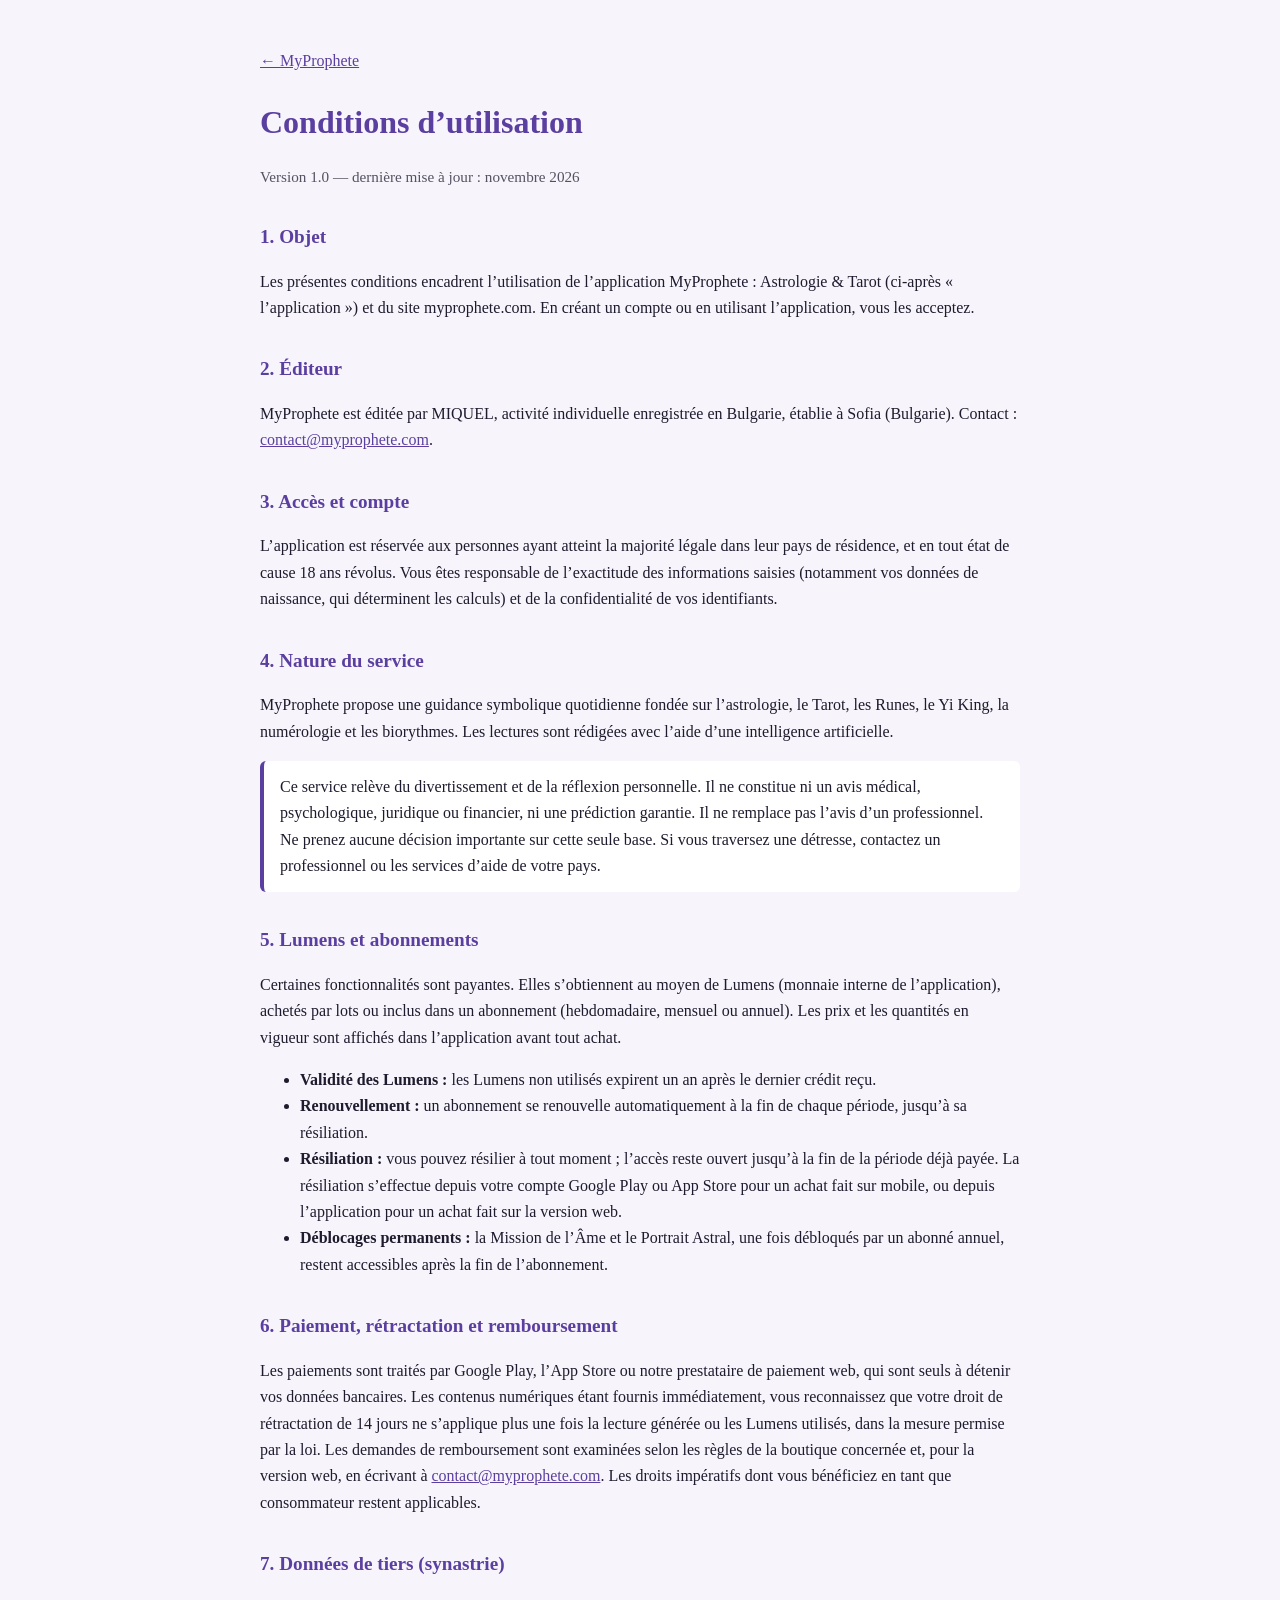
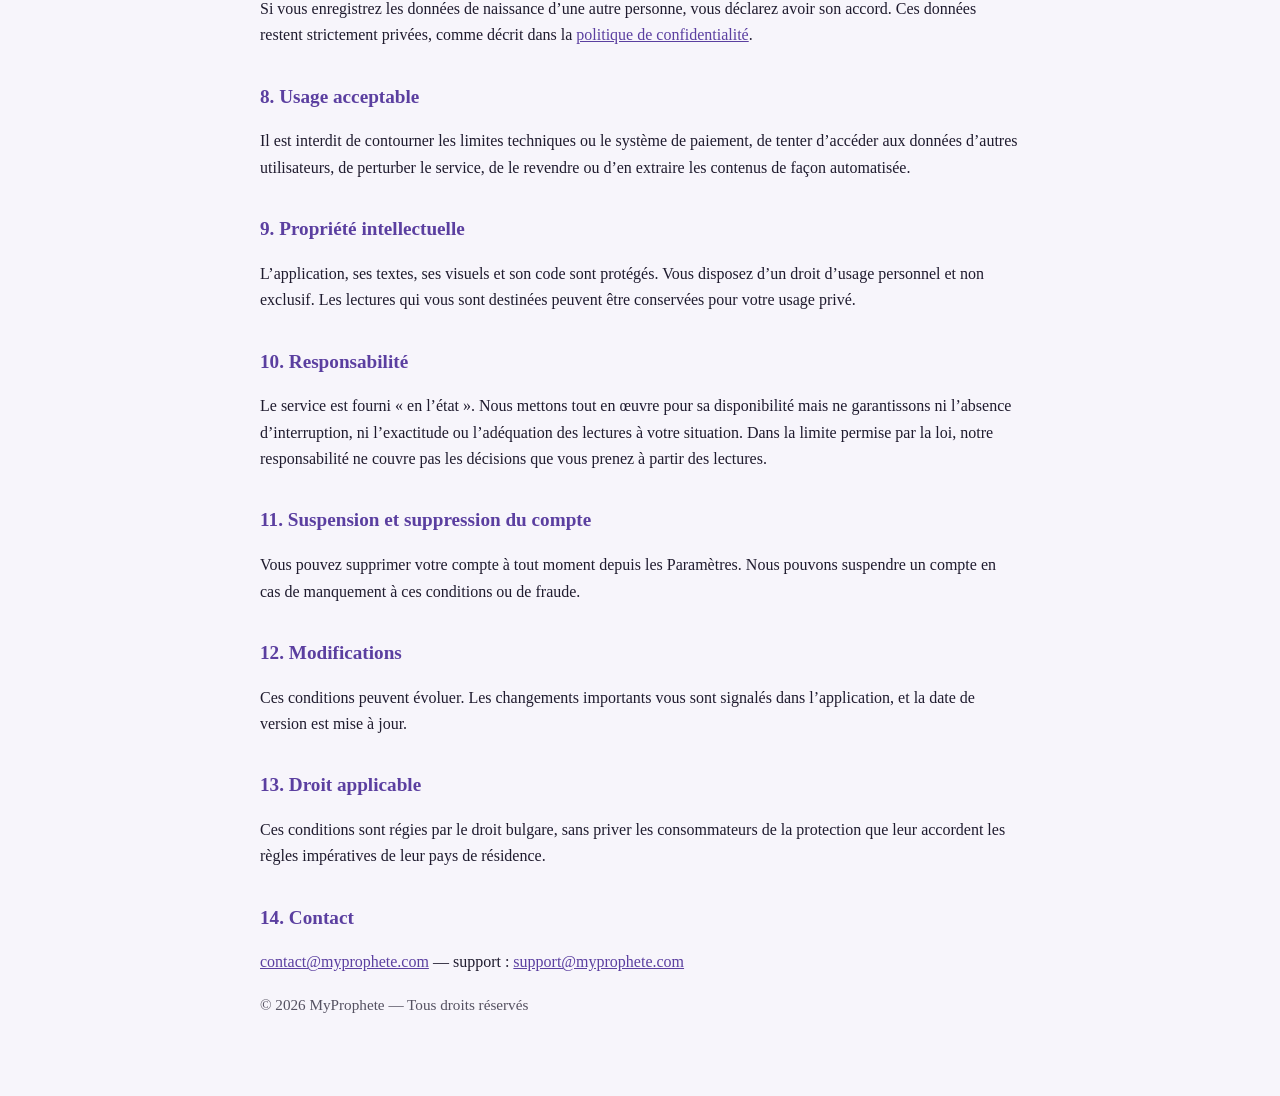
<file: conditions-utilisation.html>
<!DOCTYPE html>
<html lang="fr">
<head>
<meta charset="utf-8">
<meta name="viewport" content="width=device-width, initial-scale=1.0">
<title>Conditions d’utilisation — MyProphete</title>
<style>
  :root { --fond:#f7f5fb; --texte:#1f1b2e; --accent:#5b3fa0; --carte:#ffffff; }
  @media (prefers-color-scheme: dark) { :root { --fond:#15121f; --texte:#ece8f5; --accent:#b9a2ff; --carte:#1f1a2e; } }
  body { margin:0; background:var(--fond); color:var(--texte); font-family:Georgia,'Times New Roman',serif; line-height:1.65; }
  main { max-width:760px; margin:0 auto; padding:2rem 1.2rem 4rem; }
  h1 { color:var(--accent); margin-bottom:.2rem; }
  h2 { color:var(--accent); margin-top:2rem; font-size:1.2rem; }
  .meta { opacity:.75; font-size:.95rem; }
  a { color:var(--accent); }
  .note { background:var(--carte); border-left:4px solid var(--accent); padding:.8rem 1rem; border-radius:6px; }
</style>
</head>
<body>
<main>
<p><a href="https://myprophete.com/">← MyProphete</a></p>
<h1>Conditions d’utilisation</h1>
<p class="meta">Version 1.0 — dernière mise à jour : novembre 2026</p>

<h2>1. Objet</h2>
<p>Les présentes conditions encadrent l’utilisation de l’application MyProphete : Astrologie &amp; Tarot (ci-après « l’application ») et du site myprophete.com. En créant un compte ou en utilisant l’application, vous les acceptez.</p>

<h2>2. Éditeur</h2>
<p>MyProphete est éditée par MIQUEL, activité individuelle enregistrée en Bulgarie, établie à Sofia (Bulgarie). Contact : <a href="mailto:contact@myprophete.com">contact@myprophete.com</a>.</p>

<h2>3. Accès et compte</h2>
<p>L’application est réservée aux personnes ayant atteint la majorité légale dans leur pays de résidence, et en tout état de cause 18 ans révolus. Vous êtes responsable de l’exactitude des informations saisies (notamment vos données de naissance, qui déterminent les calculs) et de la confidentialité de vos identifiants.</p>

<h2>4. Nature du service</h2>
<p>MyProphete propose une guidance symbolique quotidienne fondée sur l’astrologie, le Tarot, les Runes, le Yi King, la numérologie et les biorythmes. Les lectures sont rédigées avec l’aide d’une intelligence artificielle.</p>
<p class="note">Ce service relève du divertissement et de la réflexion personnelle. Il ne constitue ni un avis médical, psychologique, juridique ou financier, ni une prédiction garantie. Il ne remplace pas l’avis d’un professionnel. Ne prenez aucune décision importante sur cette seule base. Si vous traversez une détresse, contactez un professionnel ou les services d’aide de votre pays.</p>

<h2>5. Lumens et abonnements</h2>
<p>Certaines fonctionnalités sont payantes. Elles s’obtiennent au moyen de Lumens (monnaie interne de l’application), achetés par lots ou inclus dans un abonnement (hebdomadaire, mensuel ou annuel). Les prix et les quantités en vigueur sont affichés dans l’application avant tout achat.</p>
<ul>
<li><strong>Validité des Lumens :</strong> les Lumens non utilisés expirent un an après le dernier crédit reçu.</li>
<li><strong>Renouvellement :</strong> un abonnement se renouvelle automatiquement à la fin de chaque période, jusqu’à sa résiliation.</li>
<li><strong>Résiliation :</strong> vous pouvez résilier à tout moment ; l’accès reste ouvert jusqu’à la fin de la période déjà payée. La résiliation s’effectue depuis votre compte Google Play ou App Store pour un achat fait sur mobile, ou depuis l’application pour un achat fait sur la version web.</li>
<li><strong>Déblocages permanents :</strong> la Mission de l’Âme et le Portrait Astral, une fois débloqués par un abonné annuel, restent accessibles après la fin de l’abonnement.</li>
</ul>

<h2>6. Paiement, rétractation et remboursement</h2>
<p>Les paiements sont traités par Google Play, l’App Store ou notre prestataire de paiement web, qui sont seuls à détenir vos données bancaires. Les contenus numériques étant fournis immédiatement, vous reconnaissez que votre droit de rétractation de 14 jours ne s’applique plus une fois la lecture générée ou les Lumens utilisés, dans la mesure permise par la loi. Les demandes de remboursement sont examinées selon les règles de la boutique concernée et, pour la version web, en écrivant à <a href="mailto:contact@myprophete.com">contact@myprophete.com</a>. Les droits impératifs dont vous bénéficiez en tant que consommateur restent applicables.</p>

<h2>7. Données de tiers (synastrie)</h2>
<p>Si vous enregistrez les données de naissance d’une autre personne, vous déclarez avoir son accord. Ces données restent strictement privées, comme décrit dans la <a href="politique-confidentialite.html">politique de confidentialité</a>.</p>

<h2>8. Usage acceptable</h2>
<p>Il est interdit de contourner les limites techniques ou le système de paiement, de tenter d’accéder aux données d’autres utilisateurs, de perturber le service, de le revendre ou d’en extraire les contenus de façon automatisée.</p>

<h2>9. Propriété intellectuelle</h2>
<p>L’application, ses textes, ses visuels et son code sont protégés. Vous disposez d’un droit d’usage personnel et non exclusif. Les lectures qui vous sont destinées peuvent être conservées pour votre usage privé.</p>

<h2>10. Responsabilité</h2>
<p>Le service est fourni « en l’état ». Nous mettons tout en œuvre pour sa disponibilité mais ne garantissons ni l’absence d’interruption, ni l’exactitude ou l’adéquation des lectures à votre situation. Dans la limite permise par la loi, notre responsabilité ne couvre pas les décisions que vous prenez à partir des lectures.</p>

<h2>11. Suspension et suppression du compte</h2>
<p>Vous pouvez supprimer votre compte à tout moment depuis les Paramètres. Nous pouvons suspendre un compte en cas de manquement à ces conditions ou de fraude.</p>

<h2>12. Modifications</h2>
<p>Ces conditions peuvent évoluer. Les changements importants vous sont signalés dans l’application, et la date de version est mise à jour.</p>

<h2>13. Droit applicable</h2>
<p>Ces conditions sont régies par le droit bulgare, sans priver les consommateurs de la protection que leur accordent les règles impératives de leur pays de résidence.</p>

<h2>14. Contact</h2>
<p><a href="mailto:contact@myprophete.com">contact@myprophete.com</a> — support : <a href="mailto:support@myprophete.com">support@myprophete.com</a></p>

<p class="meta">© 2026 MyProphete — Tous droits réservés</p>
</main>
</body>
</html>
</file>
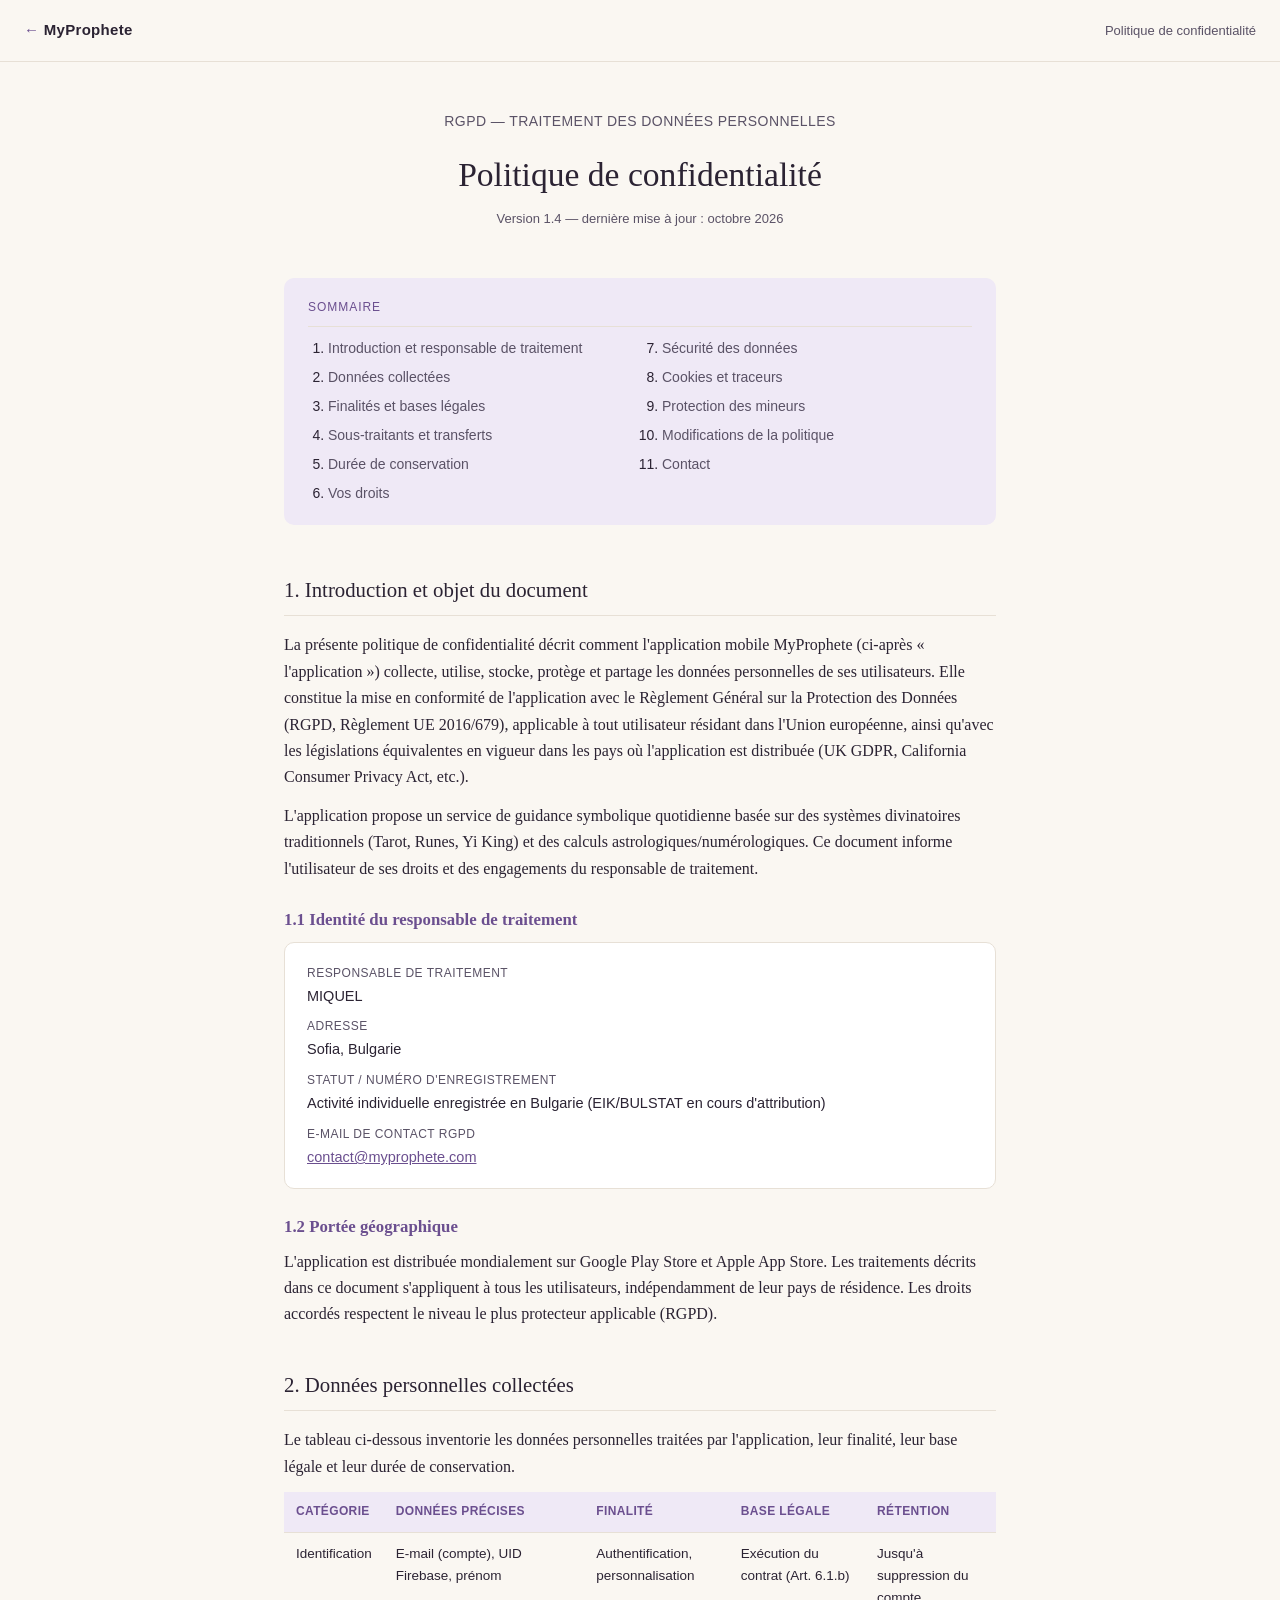
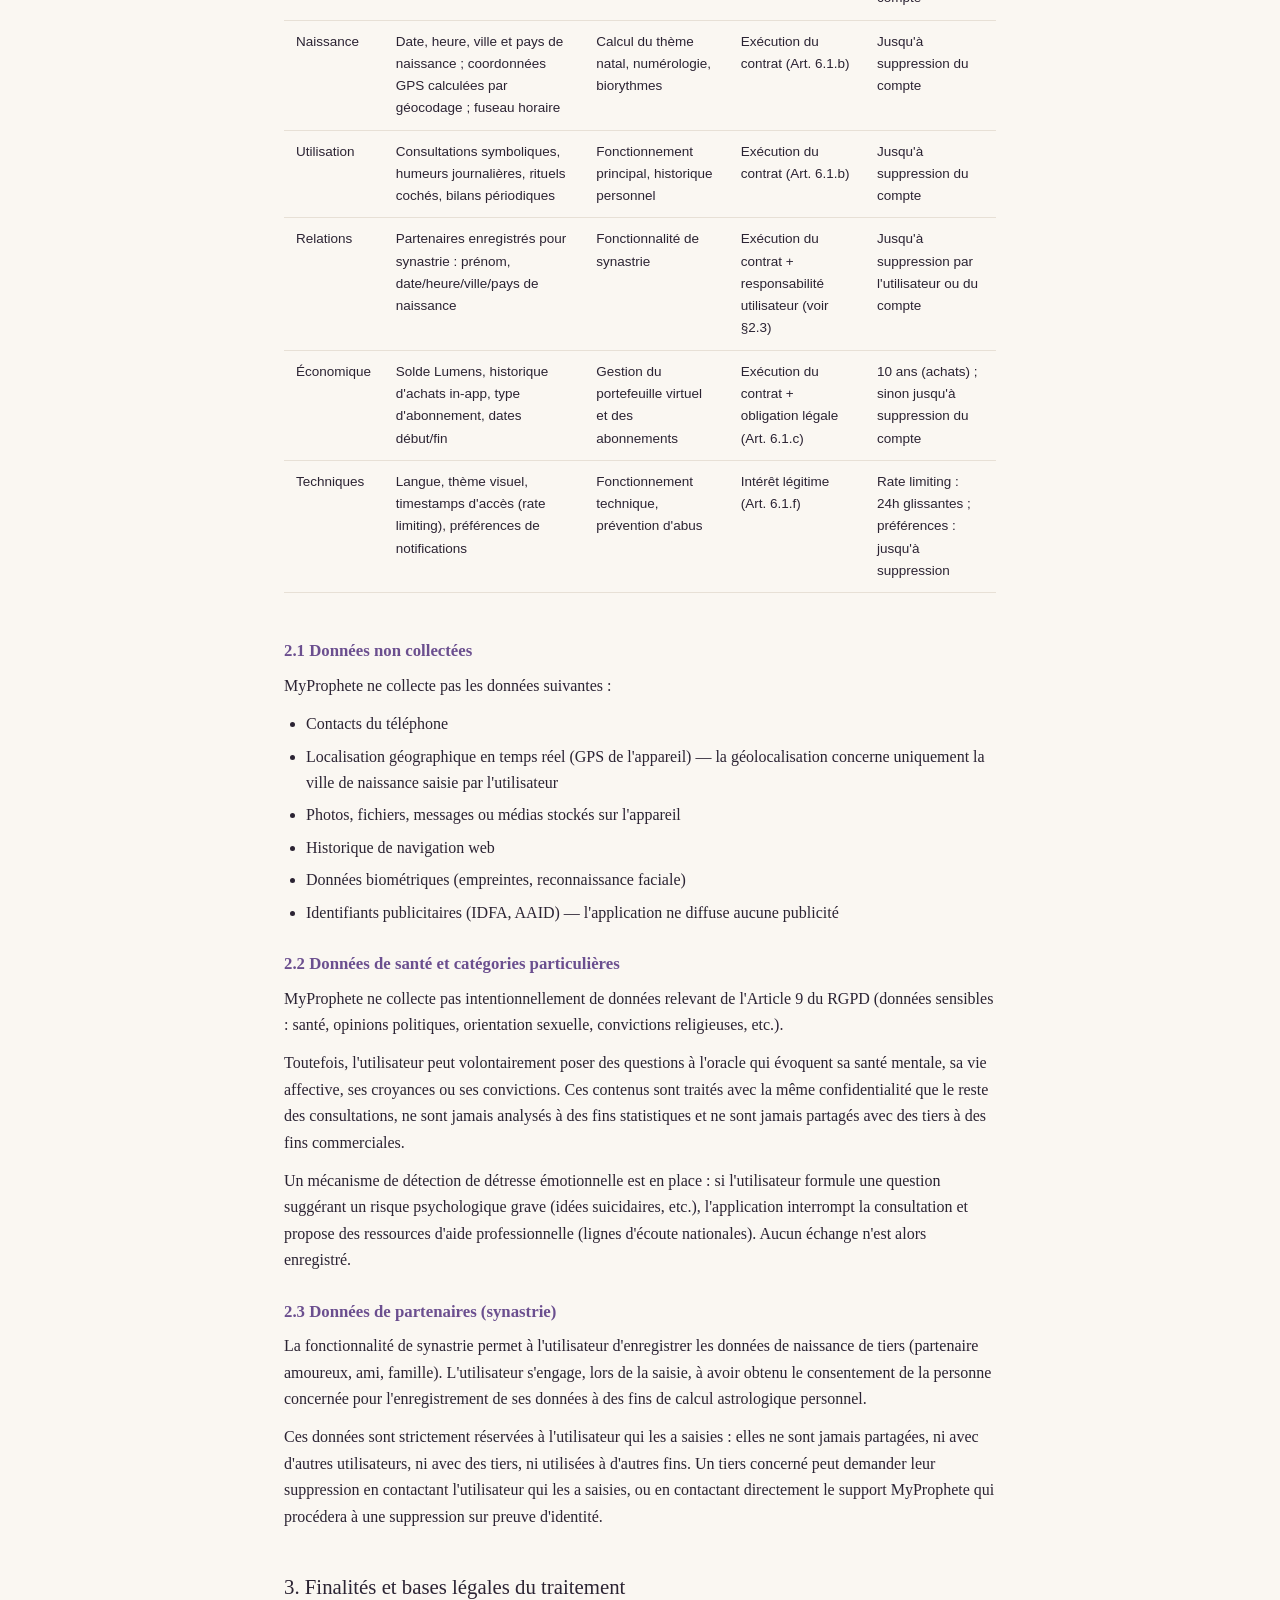
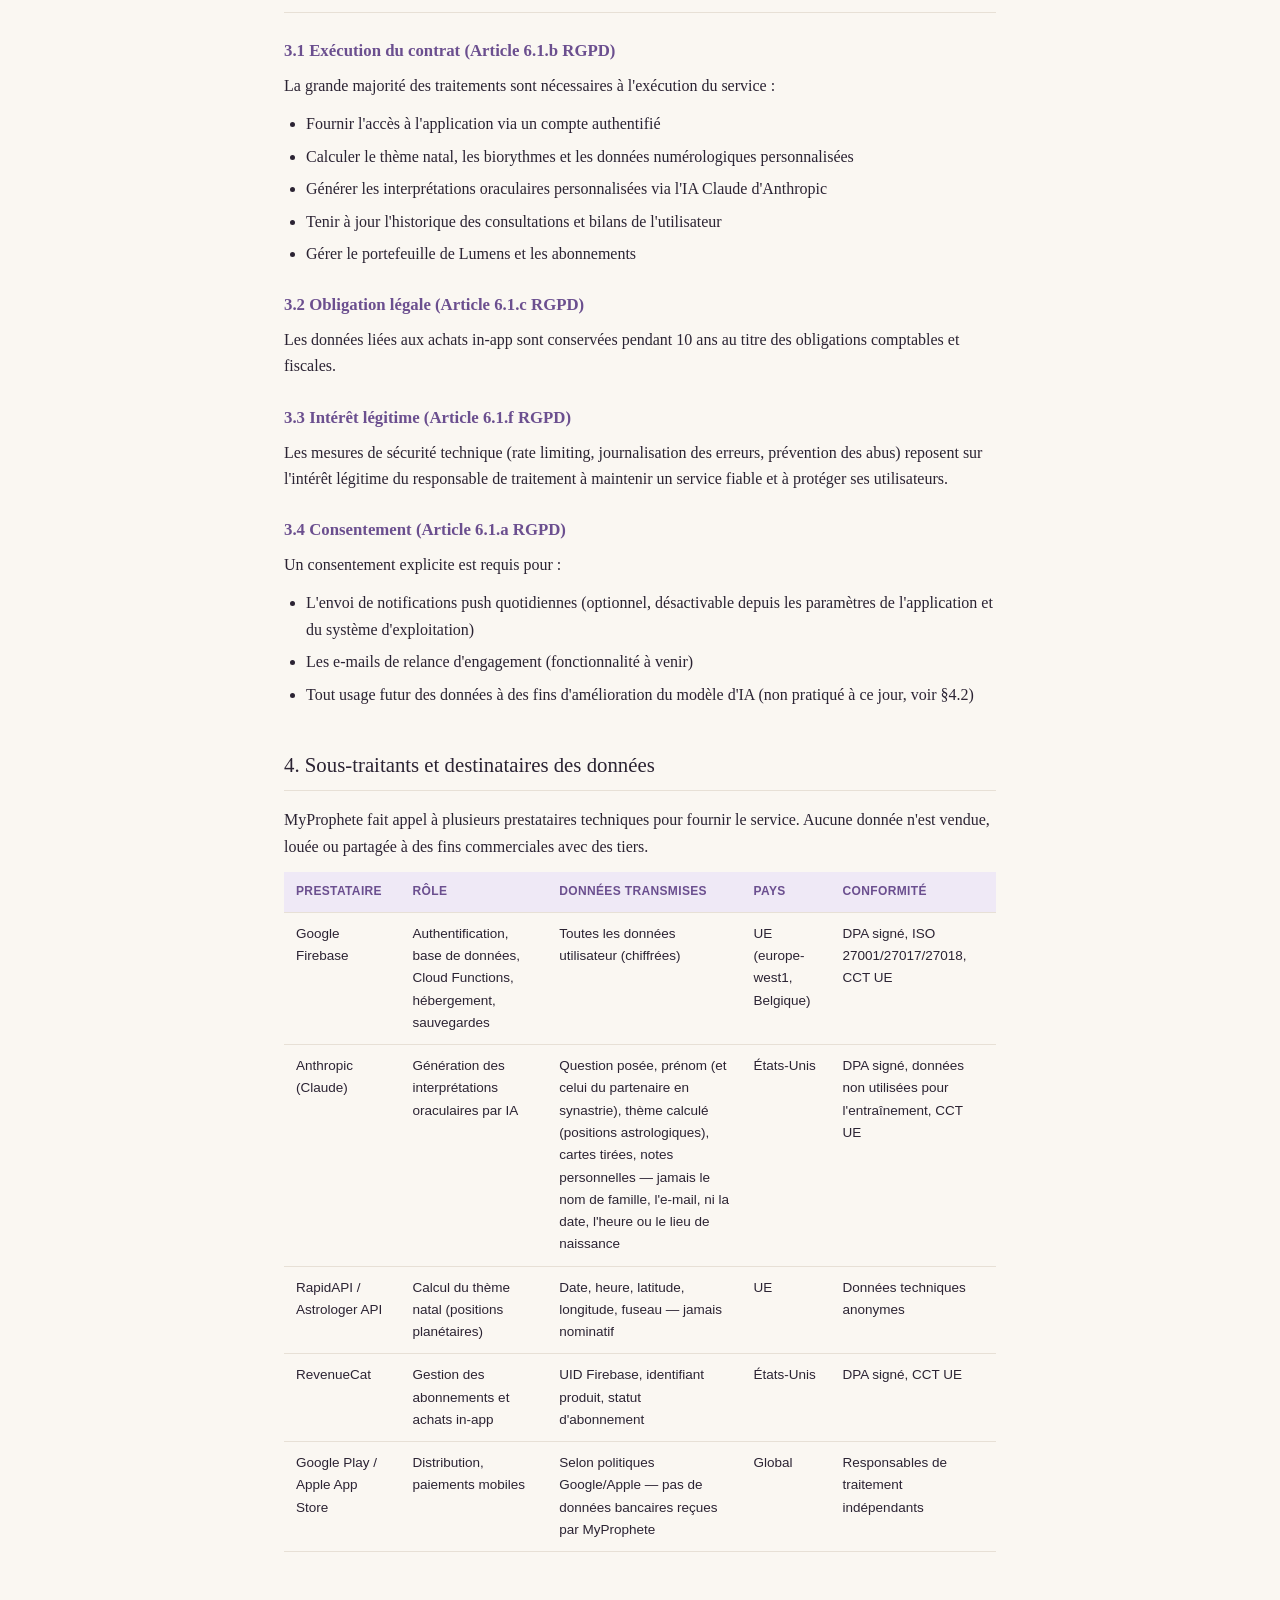
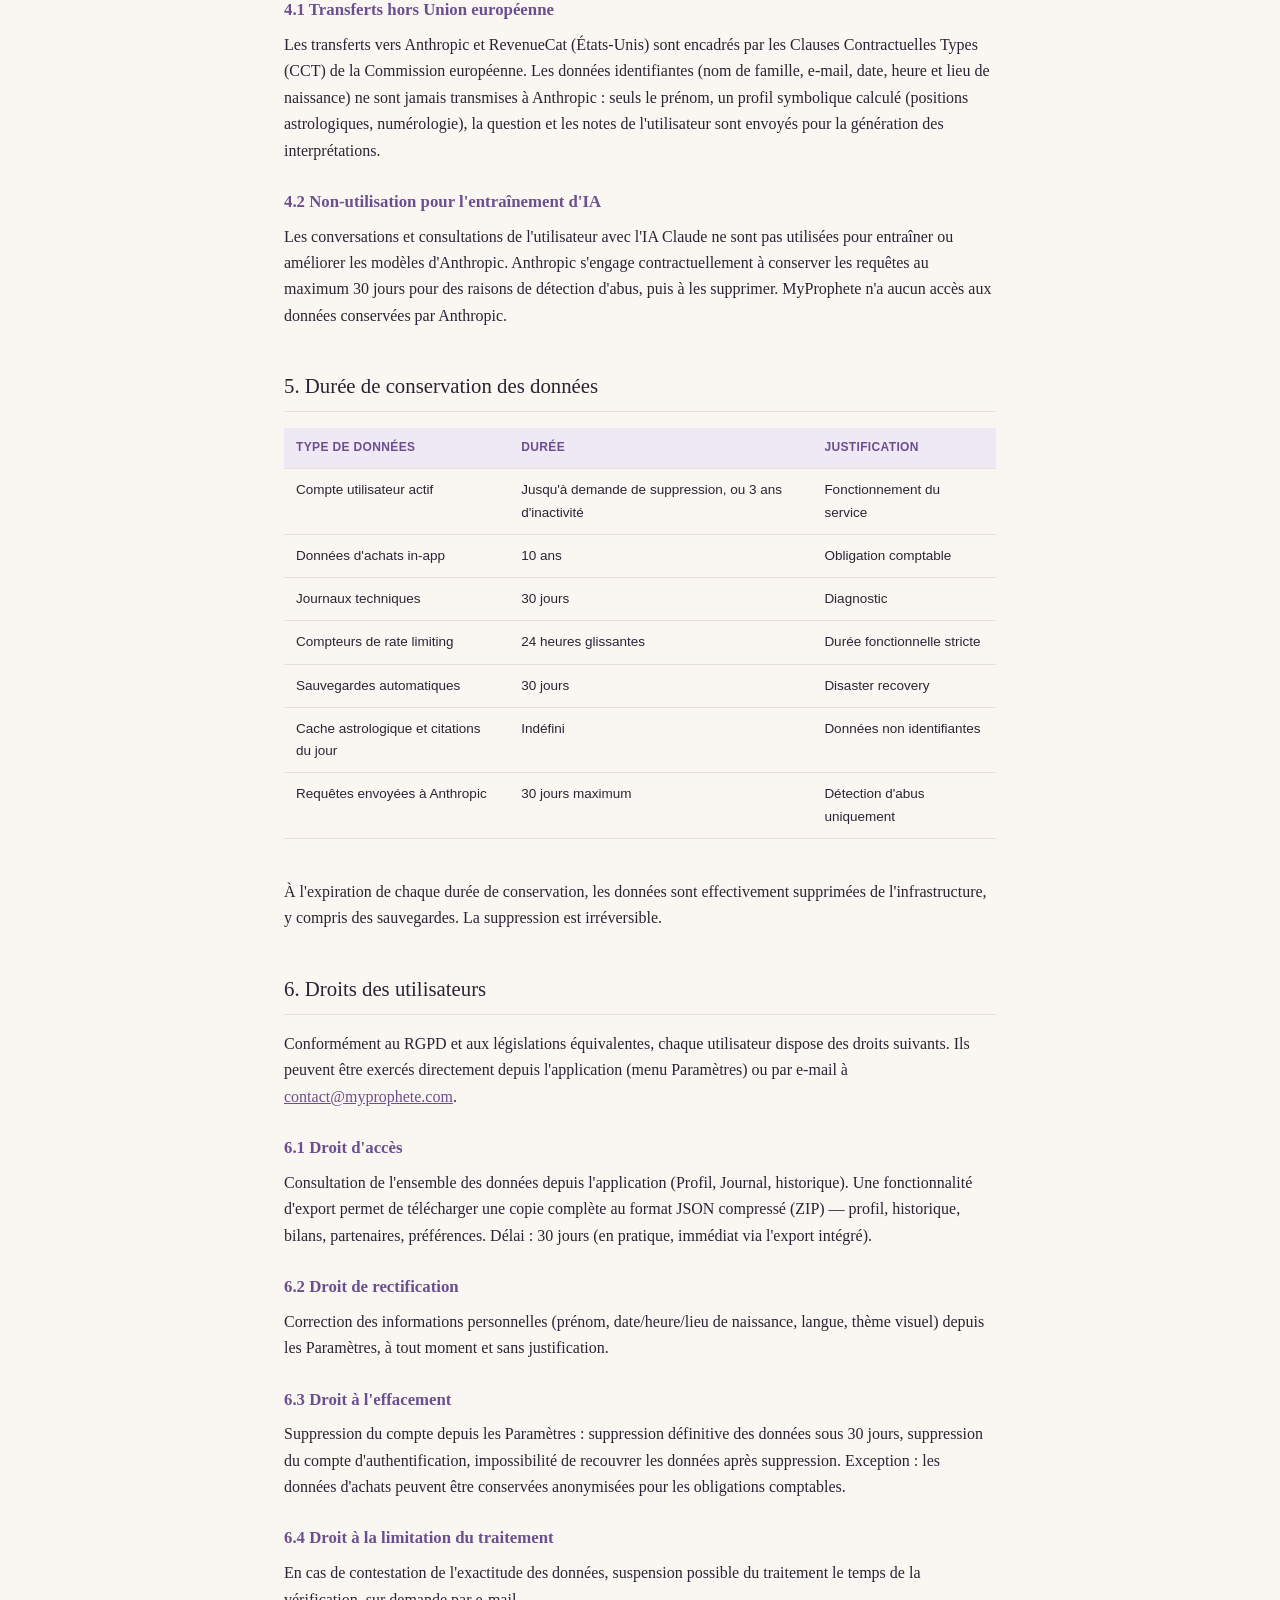
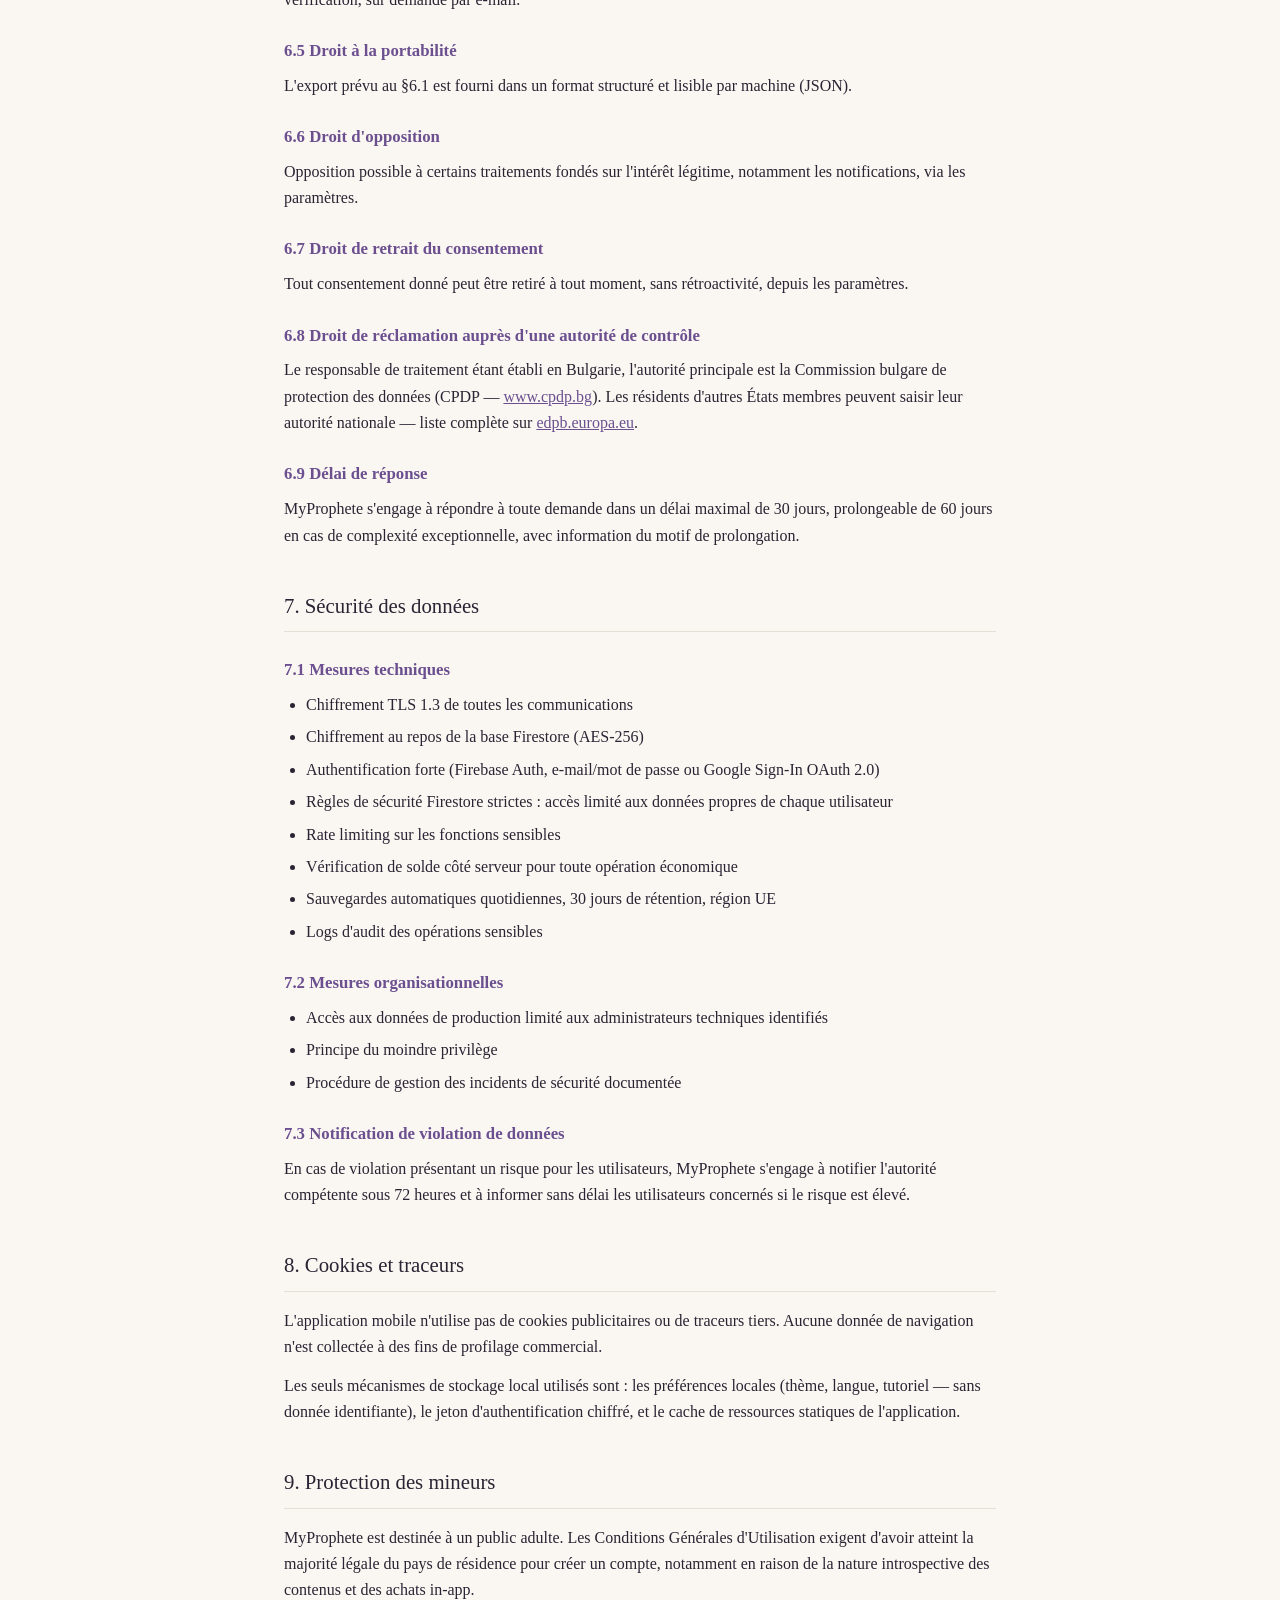
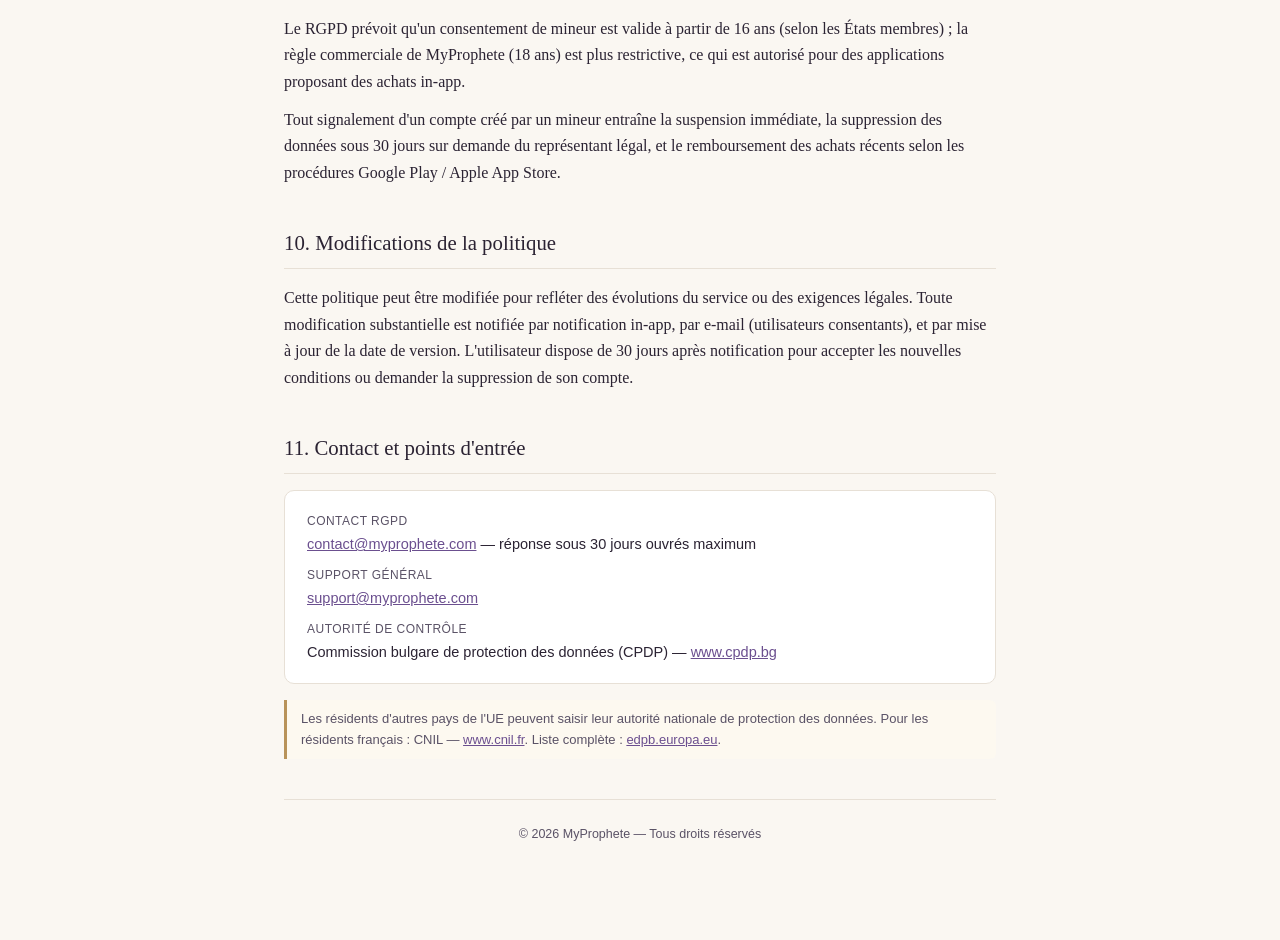
<file: politique-confidentialite.html>
<!DOCTYPE html>
<html lang="fr">
<head>
<meta charset="UTF-8">
<meta name="viewport" content="width=device-width, initial-scale=1.0">
<title>Politique de confidentialité — MyProphete</title>
<link rel="icon" type="image/png" href="images/icon.png">
<style>
  :root{
    --ink:#2b2333;
    --ink-soft:#5a5266;
    --paper:#faf7f2;
    --line:#e7e0d6;
    --accent:#6b4f8f;
    --accent-soft:#efe9f6;
    --gold:#b8935a;
  }
  *{box-sizing:border-box;}
  body{
    margin:0;
    background:var(--paper);
    color:var(--ink);
    font-family:"Georgia","Iowan Old Style",serif;
    line-height:1.65;
  }
  a{color:var(--accent);}
  .topbar{
    display:flex;
    align-items:center;
    justify-content:space-between;
    padding:18px 24px;
    border-bottom:1px solid var(--line);
    font-family:-apple-system,BlinkMacSystemFont,"Segoe UI",Roboto,sans-serif;
  }
  .topbar a.home{
    font-weight:600;
    letter-spacing:.02em;
    text-decoration:none;
    color:var(--ink);
    font-size:15px;
  }
  .topbar .home::before{content:"← "; color:var(--accent);}
  main{
    max-width:760px;
    margin:0 auto;
    padding:48px 24px 96px;
  }
  header.doc-head{
    text-align:center;
    margin-bottom:48px;
  }
  header.doc-head h1{
    font-size:2.1rem;
    margin:0 0 6px;
    font-weight:500;
  }
  header.doc-head p.tagline{
    font-family:-apple-system,BlinkMacSystemFont,"Segoe UI",Roboto,sans-serif;
    color:var(--ink-soft);
    font-size:14px;
    letter-spacing:.03em;
    text-transform:uppercase;
    margin:0 0 14px;
  }
  header.doc-head p.meta{
    font-family:-apple-system,BlinkMacSystemFont,"Segoe UI",Roboto,sans-serif;
    color:var(--ink-soft);
    font-size:13px;
    margin:0;
  }
  nav.toc{
    background:var(--accent-soft);
    border-radius:10px;
    padding:20px 24px;
    margin:0 0 48px;
    font-family:-apple-system,BlinkMacSystemFont,"Segoe UI",Roboto,sans-serif;
    font-size:14px;
  }
  nav.toc h2{
    font-family:inherit;
    font-size:12px;
    text-transform:uppercase;
    letter-spacing:.08em;
    color:var(--accent);
    margin:0 0 10px;
  }
  nav.toc ol{margin:0;padding-left:20px;columns:2;column-gap:24px;}
  nav.toc li{margin-bottom:6px;break-inside:avoid;}
  nav.toc a{text-decoration:none;color:var(--ink-soft);}
  nav.toc a:hover{color:var(--accent);}
  section{margin-bottom:40px;}
  h2{
    font-size:1.3rem;
    font-weight:500;
    border-bottom:1px solid var(--line);
    padding-bottom:8px;
    margin:0 0 16px;
    scroll-margin-top:20px;
  }
  h3{
    font-size:1.05rem;
    font-weight:600;
    color:var(--accent);
    margin:24px 0 8px;
    scroll-margin-top:20px;
  }
  p{margin:0 0 12px;}
  ul{margin:0 0 12px;padding-left:22px;}
  li{margin-bottom:6px;}
  .box{
    background:#fff;
    border:1px solid var(--line);
    border-radius:10px;
    padding:18px 22px;
    margin:0 0 16px;
  }
  .box p{margin:0 0 6px;font-family:-apple-system,BlinkMacSystemFont,"Segoe UI",Roboto,sans-serif;font-size:14.5px;}
  .box p:last-child{margin-bottom:0;}
  .box .label{color:var(--ink-soft);font-size:12px;text-transform:uppercase;letter-spacing:.04em;}
  table{
    width:100%;
    border-collapse:collapse;
    font-family:-apple-system,BlinkMacSystemFont,"Segoe UI",Roboto,sans-serif;
    font-size:13.5px;
    margin:0 0 20px;
  }
  th,td{
    text-align:left;
    padding:10px 12px;
    border-bottom:1px solid var(--line);
    vertical-align:top;
  }
  th{
    background:var(--accent-soft);
    color:var(--accent);
    font-weight:600;
    font-size:12px;
    text-transform:uppercase;
    letter-spacing:.03em;
  }
  .table-wrap{overflow-x:auto;margin-bottom:20px;}
  .note{
    font-family:-apple-system,BlinkMacSystemFont,"Segoe UI",Roboto,sans-serif;
    font-size:13px;
    color:var(--ink-soft);
    border-left:3px solid var(--gold);
    padding:8px 14px;
    background:#fdf9f0;
    border-radius:0 6px 6px 0;
  }
  footer{
    text-align:center;
    font-family:-apple-system,BlinkMacSystemFont,"Segoe UI",Roboto,sans-serif;
    font-size:12.5px;
    color:var(--ink-soft);
    padding-top:24px;
    border-top:1px solid var(--line);
  }
  @media (max-width:600px){
    nav.toc ol{columns:1;}
    header.doc-head h1{font-size:1.6rem;}
  }
</style>
</head>
<body>

<div class="topbar">
  <a class="home" href="/">MyProphete</a>
  <span style="font-family:-apple-system,BlinkMacSystemFont,'Segoe UI',Roboto,sans-serif;font-size:13px;color:var(--ink-soft);">Politique de confidentialité</span>
</div>

<main>
  <header class="doc-head">
    <p class="tagline">RGPD — Traitement des données personnelles</p>
    <h1>Politique de confidentialité</h1>
    <p class="meta">Version 1.4 — dernière mise à jour : octobre 2026</p>
  </header>

  <nav class="toc" aria-label="Sommaire">
    <h2>Sommaire</h2>
    <ol>
      <li><a href="#s1">Introduction et responsable de traitement</a></li>
      <li><a href="#s2">Données collectées</a></li>
      <li><a href="#s3">Finalités et bases légales</a></li>
      <li><a href="#s4">Sous-traitants et transferts</a></li>
      <li><a href="#s5">Durée de conservation</a></li>
      <li><a href="#s6">Vos droits</a></li>
      <li><a href="#s7">Sécurité des données</a></li>
      <li><a href="#s8">Cookies et traceurs</a></li>
      <li><a href="#s9">Protection des mineurs</a></li>
      <li><a href="#s10">Modifications de la politique</a></li>
      <li><a href="#s11">Contact</a></li>
    </ol>
  </nav>

  <section id="s1">
    <h2>1. Introduction et objet du document</h2>
    <p>La présente politique de confidentialité décrit comment l'application mobile MyProphete (ci-après « l'application ») collecte, utilise, stocke, protège et partage les données personnelles de ses utilisateurs. Elle constitue la mise en conformité de l'application avec le Règlement Général sur la Protection des Données (RGPD, Règlement UE 2016/679), applicable à tout utilisateur résidant dans l'Union européenne, ainsi qu'avec les législations équivalentes en vigueur dans les pays où l'application est distribuée (UK GDPR, California Consumer Privacy Act, etc.).</p>
    <p>L'application propose un service de guidance symbolique quotidienne basée sur des systèmes divinatoires traditionnels (Tarot, Runes, Yi King) et des calculs astrologiques/numérologiques. Ce document informe l'utilisateur de ses droits et des engagements du responsable de traitement.</p>

    <h3>1.1 Identité du responsable de traitement</h3>
    <div class="box">
      <p><span class="label">Responsable de traitement</span><br>MIQUEL</p>
      <p><span class="label">Adresse</span><br>Sofia, Bulgarie</p>
      <p><span class="label">Statut / numéro d'enregistrement</span><br>Activité individuelle enregistrée en Bulgarie (EIK/BULSTAT en cours d'attribution)</p>
      <p><span class="label">E-mail de contact RGPD</span><br><a href="mailto:contact@myprophete.com">contact@myprophete.com</a></p>
    </div>

    <h3>1.2 Portée géographique</h3>
    <p>L'application est distribuée mondialement sur Google Play Store et Apple App Store. Les traitements décrits dans ce document s'appliquent à tous les utilisateurs, indépendamment de leur pays de résidence. Les droits accordés respectent le niveau le plus protecteur applicable (RGPD).</p>
  </section>

  <section id="s2">
    <h2>2. Données personnelles collectées</h2>
    <p>Le tableau ci-dessous inventorie les données personnelles traitées par l'application, leur finalité, leur base légale et leur durée de conservation.</p>

    <div class="table-wrap">
      <table>
        <tr><th>Catégorie</th><th>Données précises</th><th>Finalité</th><th>Base légale</th><th>Rétention</th></tr>
        <tr><td>Identification</td><td>E-mail (compte), UID Firebase, prénom</td><td>Authentification, personnalisation</td><td>Exécution du contrat (Art. 6.1.b)</td><td>Jusqu'à suppression du compte</td></tr>
        <tr><td>Naissance</td><td>Date, heure, ville et pays de naissance ; coordonnées GPS calculées par géocodage ; fuseau horaire</td><td>Calcul du thème natal, numérologie, biorythmes</td><td>Exécution du contrat (Art. 6.1.b)</td><td>Jusqu'à suppression du compte</td></tr>
        <tr><td>Utilisation</td><td>Consultations symboliques, humeurs journalières, rituels cochés, bilans périodiques</td><td>Fonctionnement principal, historique personnel</td><td>Exécution du contrat (Art. 6.1.b)</td><td>Jusqu'à suppression du compte</td></tr>
        <tr><td>Relations</td><td>Partenaires enregistrés pour synastrie : prénom, date/heure/ville/pays de naissance</td><td>Fonctionnalité de synastrie</td><td>Exécution du contrat + responsabilité utilisateur (voir §2.3)</td><td>Jusqu'à suppression par l'utilisateur ou du compte</td></tr>
        <tr><td>Économique</td><td>Solde Lumens, historique d'achats in-app, type d'abonnement, dates début/fin</td><td>Gestion du portefeuille virtuel et des abonnements</td><td>Exécution du contrat + obligation légale (Art. 6.1.c)</td><td>10 ans (achats) ; sinon jusqu'à suppression du compte</td></tr>
        <tr><td>Techniques</td><td>Langue, thème visuel, timestamps d'accès (rate limiting), préférences de notifications</td><td>Fonctionnement technique, prévention d'abus</td><td>Intérêt légitime (Art. 6.1.f)</td><td>Rate limiting : 24h glissantes ; préférences : jusqu'à suppression</td></tr>
      </table>
    </div>

    <h3>2.1 Données non collectées</h3>
    <p>MyProphete ne collecte pas les données suivantes :</p>
    <ul>
      <li>Contacts du téléphone</li>
      <li>Localisation géographique en temps réel (GPS de l'appareil) — la géolocalisation concerne uniquement la ville de naissance saisie par l'utilisateur</li>
      <li>Photos, fichiers, messages ou médias stockés sur l'appareil</li>
      <li>Historique de navigation web</li>
      <li>Données biométriques (empreintes, reconnaissance faciale)</li>
      <li>Identifiants publicitaires (IDFA, AAID) — l'application ne diffuse aucune publicité</li>
    </ul>

    <h3>2.2 Données de santé et catégories particulières</h3>
    <p>MyProphete ne collecte pas intentionnellement de données relevant de l'Article 9 du RGPD (données sensibles : santé, opinions politiques, orientation sexuelle, convictions religieuses, etc.).</p>
    <p>Toutefois, l'utilisateur peut volontairement poser des questions à l'oracle qui évoquent sa santé mentale, sa vie affective, ses croyances ou ses convictions. Ces contenus sont traités avec la même confidentialité que le reste des consultations, ne sont jamais analysés à des fins statistiques et ne sont jamais partagés avec des tiers à des fins commerciales.</p>
    <p>Un mécanisme de détection de détresse émotionnelle est en place : si l'utilisateur formule une question suggérant un risque psychologique grave (idées suicidaires, etc.), l'application interrompt la consultation et propose des ressources d'aide professionnelle (lignes d'écoute nationales). Aucun échange n'est alors enregistré.</p>

    <h3>2.3 Données de partenaires (synastrie)</h3>
    <p>La fonctionnalité de synastrie permet à l'utilisateur d'enregistrer les données de naissance de tiers (partenaire amoureux, ami, famille). L'utilisateur s'engage, lors de la saisie, à avoir obtenu le consentement de la personne concernée pour l'enregistrement de ses données à des fins de calcul astrologique personnel.</p>
    <p>Ces données sont strictement réservées à l'utilisateur qui les a saisies : elles ne sont jamais partagées, ni avec d'autres utilisateurs, ni avec des tiers, ni utilisées à d'autres fins. Un tiers concerné peut demander leur suppression en contactant l'utilisateur qui les a saisies, ou en contactant directement le support MyProphete qui procédera à une suppression sur preuve d'identité.</p>
  </section>

  <section id="s3">
    <h2>3. Finalités et bases légales du traitement</h2>

    <h3>3.1 Exécution du contrat (Article 6.1.b RGPD)</h3>
    <p>La grande majorité des traitements sont nécessaires à l'exécution du service :</p>
    <ul>
      <li>Fournir l'accès à l'application via un compte authentifié</li>
      <li>Calculer le thème natal, les biorythmes et les données numérologiques personnalisées</li>
      <li>Générer les interprétations oraculaires personnalisées via l'IA Claude d'Anthropic</li>
      <li>Tenir à jour l'historique des consultations et bilans de l'utilisateur</li>
      <li>Gérer le portefeuille de Lumens et les abonnements</li>
    </ul>

    <h3>3.2 Obligation légale (Article 6.1.c RGPD)</h3>
    <p>Les données liées aux achats in-app sont conservées pendant 10 ans au titre des obligations comptables et fiscales.</p>

    <h3>3.3 Intérêt légitime (Article 6.1.f RGPD)</h3>
    <p>Les mesures de sécurité technique (rate limiting, journalisation des erreurs, prévention des abus) reposent sur l'intérêt légitime du responsable de traitement à maintenir un service fiable et à protéger ses utilisateurs.</p>

    <h3>3.4 Consentement (Article 6.1.a RGPD)</h3>
    <p>Un consentement explicite est requis pour :</p>
    <ul>
      <li>L'envoi de notifications push quotidiennes (optionnel, désactivable depuis les paramètres de l'application et du système d'exploitation)</li>
      <li>Les e-mails de relance d'engagement (fonctionnalité à venir)</li>
      <li>Tout usage futur des données à des fins d'amélioration du modèle d'IA (non pratiqué à ce jour, voir §4.2)</li>
    </ul>
  </section>

  <section id="s4">
    <h2>4. Sous-traitants et destinataires des données</h2>
    <p>MyProphete fait appel à plusieurs prestataires techniques pour fournir le service. Aucune donnée n'est vendue, louée ou partagée à des fins commerciales avec des tiers.</p>

    <div class="table-wrap">
      <table>
        <tr><th>Prestataire</th><th>Rôle</th><th>Données transmises</th><th>Pays</th><th>Conformité</th></tr>
        <tr><td>Google Firebase</td><td>Authentification, base de données, Cloud Functions, hébergement, sauvegardes</td><td>Toutes les données utilisateur (chiffrées)</td><td>UE (europe-west1, Belgique)</td><td>DPA signé, ISO 27001/27017/27018, CCT UE</td></tr>
        <tr><td>Anthropic (Claude)</td><td>Génération des interprétations oraculaires par IA</td><td>Question posée, prénom (et celui du partenaire en synastrie), thème calculé (positions astrologiques), cartes tirées, notes personnelles — jamais le nom de famille, l'e-mail, ni la date, l'heure ou le lieu de naissance</td><td>États-Unis</td><td>DPA signé, données non utilisées pour l'entraînement, CCT UE</td></tr>
        <tr><td>RapidAPI / Astrologer API</td><td>Calcul du thème natal (positions planétaires)</td><td>Date, heure, latitude, longitude, fuseau — jamais nominatif</td><td>UE</td><td>Données techniques anonymes</td></tr>
        <tr><td>RevenueCat</td><td>Gestion des abonnements et achats in-app</td><td>UID Firebase, identifiant produit, statut d'abonnement</td><td>États-Unis</td><td>DPA signé, CCT UE</td></tr>
        <tr><td>Google Play / Apple App Store</td><td>Distribution, paiements mobiles</td><td>Selon politiques Google/Apple — pas de données bancaires reçues par MyProphete</td><td>Global</td><td>Responsables de traitement indépendants</td></tr>
      </table>
    </div>

    <h3>4.1 Transferts hors Union européenne</h3>
    <p>Les transferts vers Anthropic et RevenueCat (États-Unis) sont encadrés par les Clauses Contractuelles Types (CCT) de la Commission européenne. Les données identifiantes (nom de famille, e-mail, date, heure et lieu de naissance) ne sont jamais transmises à Anthropic : seuls le prénom, un profil symbolique calculé (positions astrologiques, numérologie), la question et les notes de l'utilisateur sont envoyés pour la génération des interprétations.</p>

    <h3>4.2 Non-utilisation pour l'entraînement d'IA</h3>
    <p>Les conversations et consultations de l'utilisateur avec l'IA Claude ne sont pas utilisées pour entraîner ou améliorer les modèles d'Anthropic. Anthropic s'engage contractuellement à conserver les requêtes au maximum 30 jours pour des raisons de détection d'abus, puis à les supprimer. MyProphete n'a aucun accès aux données conservées par Anthropic.</p>
  </section>

  <section id="s5">
    <h2>5. Durée de conservation des données</h2>
    <div class="table-wrap">
      <table>
        <tr><th>Type de données</th><th>Durée</th><th>Justification</th></tr>
        <tr><td>Compte utilisateur actif</td><td>Jusqu'à demande de suppression, ou 3 ans d'inactivité</td><td>Fonctionnement du service</td></tr>
        <tr><td>Données d'achats in-app</td><td>10 ans</td><td>Obligation comptable</td></tr>
        <tr><td>Journaux techniques</td><td>30 jours</td><td>Diagnostic</td></tr>
        <tr><td>Compteurs de rate limiting</td><td>24 heures glissantes</td><td>Durée fonctionnelle stricte</td></tr>
        <tr><td>Sauvegardes automatiques</td><td>30 jours</td><td>Disaster recovery</td></tr>
        <tr><td>Cache astrologique et citations du jour</td><td>Indéfini</td><td>Données non identifiantes</td></tr>
        <tr><td>Requêtes envoyées à Anthropic</td><td>30 jours maximum</td><td>Détection d'abus uniquement</td></tr>
      </table>
    </div>
    <p>À l'expiration de chaque durée de conservation, les données sont effectivement supprimées de l'infrastructure, y compris des sauvegardes. La suppression est irréversible.</p>
  </section>

  <section id="s6">
    <h2>6. Droits des utilisateurs</h2>
    <p>Conformément au RGPD et aux législations équivalentes, chaque utilisateur dispose des droits suivants. Ils peuvent être exercés directement depuis l'application (menu Paramètres) ou par e-mail à <a href="mailto:contact@myprophete.com">contact@myprophete.com</a>.</p>

    <h3>6.1 Droit d'accès</h3>
    <p>Consultation de l'ensemble des données depuis l'application (Profil, Journal, historique). Une fonctionnalité d'export permet de télécharger une copie complète au format JSON compressé (ZIP) — profil, historique, bilans, partenaires, préférences. Délai : 30 jours (en pratique, immédiat via l'export intégré).</p>

    <h3>6.2 Droit de rectification</h3>
    <p>Correction des informations personnelles (prénom, date/heure/lieu de naissance, langue, thème visuel) depuis les Paramètres, à tout moment et sans justification.</p>

    <h3>6.3 Droit à l'effacement</h3>
    <p>Suppression du compte depuis les Paramètres : suppression définitive des données sous 30 jours, suppression du compte d'authentification, impossibilité de recouvrer les données après suppression. Exception : les données d'achats peuvent être conservées anonymisées pour les obligations comptables.</p>

    <h3>6.4 Droit à la limitation du traitement</h3>
    <p>En cas de contestation de l'exactitude des données, suspension possible du traitement le temps de la vérification, sur demande par e-mail.</p>

    <h3>6.5 Droit à la portabilité</h3>
    <p>L'export prévu au §6.1 est fourni dans un format structuré et lisible par machine (JSON).</p>

    <h3>6.6 Droit d'opposition</h3>
    <p>Opposition possible à certains traitements fondés sur l'intérêt légitime, notamment les notifications, via les paramètres.</p>

    <h3>6.7 Droit de retrait du consentement</h3>
    <p>Tout consentement donné peut être retiré à tout moment, sans rétroactivité, depuis les paramètres.</p>

    <h3>6.8 Droit de réclamation auprès d'une autorité de contrôle</h3>
    <p>Le responsable de traitement étant établi en Bulgarie, l'autorité principale est la Commission bulgare de protection des données (CPDP — <a href="https://www.cpdp.bg" target="_blank" rel="noopener">www.cpdp.bg</a>). Les résidents d'autres États membres peuvent saisir leur autorité nationale — liste complète sur <a href="https://edpb.europa.eu" target="_blank" rel="noopener">edpb.europa.eu</a>.</p>

    <h3>6.9 Délai de réponse</h3>
    <p>MyProphete s'engage à répondre à toute demande dans un délai maximal de 30 jours, prolongeable de 60 jours en cas de complexité exceptionnelle, avec information du motif de prolongation.</p>
  </section>

  <section id="s7">
    <h2>7. Sécurité des données</h2>
    <h3>7.1 Mesures techniques</h3>
    <ul>
      <li>Chiffrement TLS 1.3 de toutes les communications</li>
      <li>Chiffrement au repos de la base Firestore (AES-256)</li>
      <li>Authentification forte (Firebase Auth, e-mail/mot de passe ou Google Sign-In OAuth 2.0)</li>
      <li>Règles de sécurité Firestore strictes : accès limité aux données propres de chaque utilisateur</li>
      <li>Rate limiting sur les fonctions sensibles</li>
      <li>Vérification de solde côté serveur pour toute opération économique</li>
      <li>Sauvegardes automatiques quotidiennes, 30 jours de rétention, région UE</li>
      <li>Logs d'audit des opérations sensibles</li>
    </ul>
    <h3>7.2 Mesures organisationnelles</h3>
    <ul>
      <li>Accès aux données de production limité aux administrateurs techniques identifiés</li>
      <li>Principe du moindre privilège</li>
      <li>Procédure de gestion des incidents de sécurité documentée</li>
    </ul>
    <h3>7.3 Notification de violation de données</h3>
    <p>En cas de violation présentant un risque pour les utilisateurs, MyProphete s'engage à notifier l'autorité compétente sous 72 heures et à informer sans délai les utilisateurs concernés si le risque est élevé.</p>
  </section>

  <section id="s8">
    <h2>8. Cookies et traceurs</h2>
    <p>L'application mobile n'utilise pas de cookies publicitaires ou de traceurs tiers. Aucune donnée de navigation n'est collectée à des fins de profilage commercial.</p>
    <p>Les seuls mécanismes de stockage local utilisés sont : les préférences locales (thème, langue, tutoriel — sans donnée identifiante), le jeton d'authentification chiffré, et le cache de ressources statiques de l'application.</p>
  </section>

  <section id="s9">
    <h2>9. Protection des mineurs</h2>
    <p>MyProphete est destinée à un public adulte. Les Conditions Générales d'Utilisation exigent d'avoir atteint la majorité légale du pays de résidence pour créer un compte, notamment en raison de la nature introspective des contenus et des achats in-app.</p>
    <p>Le RGPD prévoit qu'un consentement de mineur est valide à partir de 16 ans (selon les États membres) ; la règle commerciale de MyProphete (18 ans) est plus restrictive, ce qui est autorisé pour des applications proposant des achats in-app.</p>
    <p>Tout signalement d'un compte créé par un mineur entraîne la suspension immédiate, la suppression des données sous 30 jours sur demande du représentant légal, et le remboursement des achats récents selon les procédures Google Play / Apple App Store.</p>
  </section>

  <section id="s10">
    <h2>10. Modifications de la politique</h2>
    <p>Cette politique peut être modifiée pour refléter des évolutions du service ou des exigences légales. Toute modification substantielle est notifiée par notification in-app, par e-mail (utilisateurs consentants), et par mise à jour de la date de version. L'utilisateur dispose de 30 jours après notification pour accepter les nouvelles conditions ou demander la suppression de son compte.</p>
  </section>

  <section id="s11">
    <h2>11. Contact et points d'entrée</h2>
    <div class="box">
      <p><span class="label">Contact RGPD</span><br><a href="mailto:contact@myprophete.com">contact@myprophete.com</a> — réponse sous 30 jours ouvrés maximum</p>
      <p><span class="label">Support général</span><br><a href="mailto:support@myprophete.com">support@myprophete.com</a></p>
      <p><span class="label">Autorité de contrôle</span><br>Commission bulgare de protection des données (CPDP) — <a href="https://www.cpdp.bg" target="_blank" rel="noopener">www.cpdp.bg</a></p>
    </div>
    <p class="note">Les résidents d'autres pays de l'UE peuvent saisir leur autorité nationale de protection des données. Pour les résidents français : CNIL — <a href="https://www.cnil.fr" target="_blank" rel="noopener">www.cnil.fr</a>. Liste complète : <a href="https://edpb.europa.eu" target="_blank" rel="noopener">edpb.europa.eu</a>.</p>
  </section>

  <footer>
    © 2026 MyProphete — Tous droits réservés
  </footer>
</main>

</body>
</html>
</file>
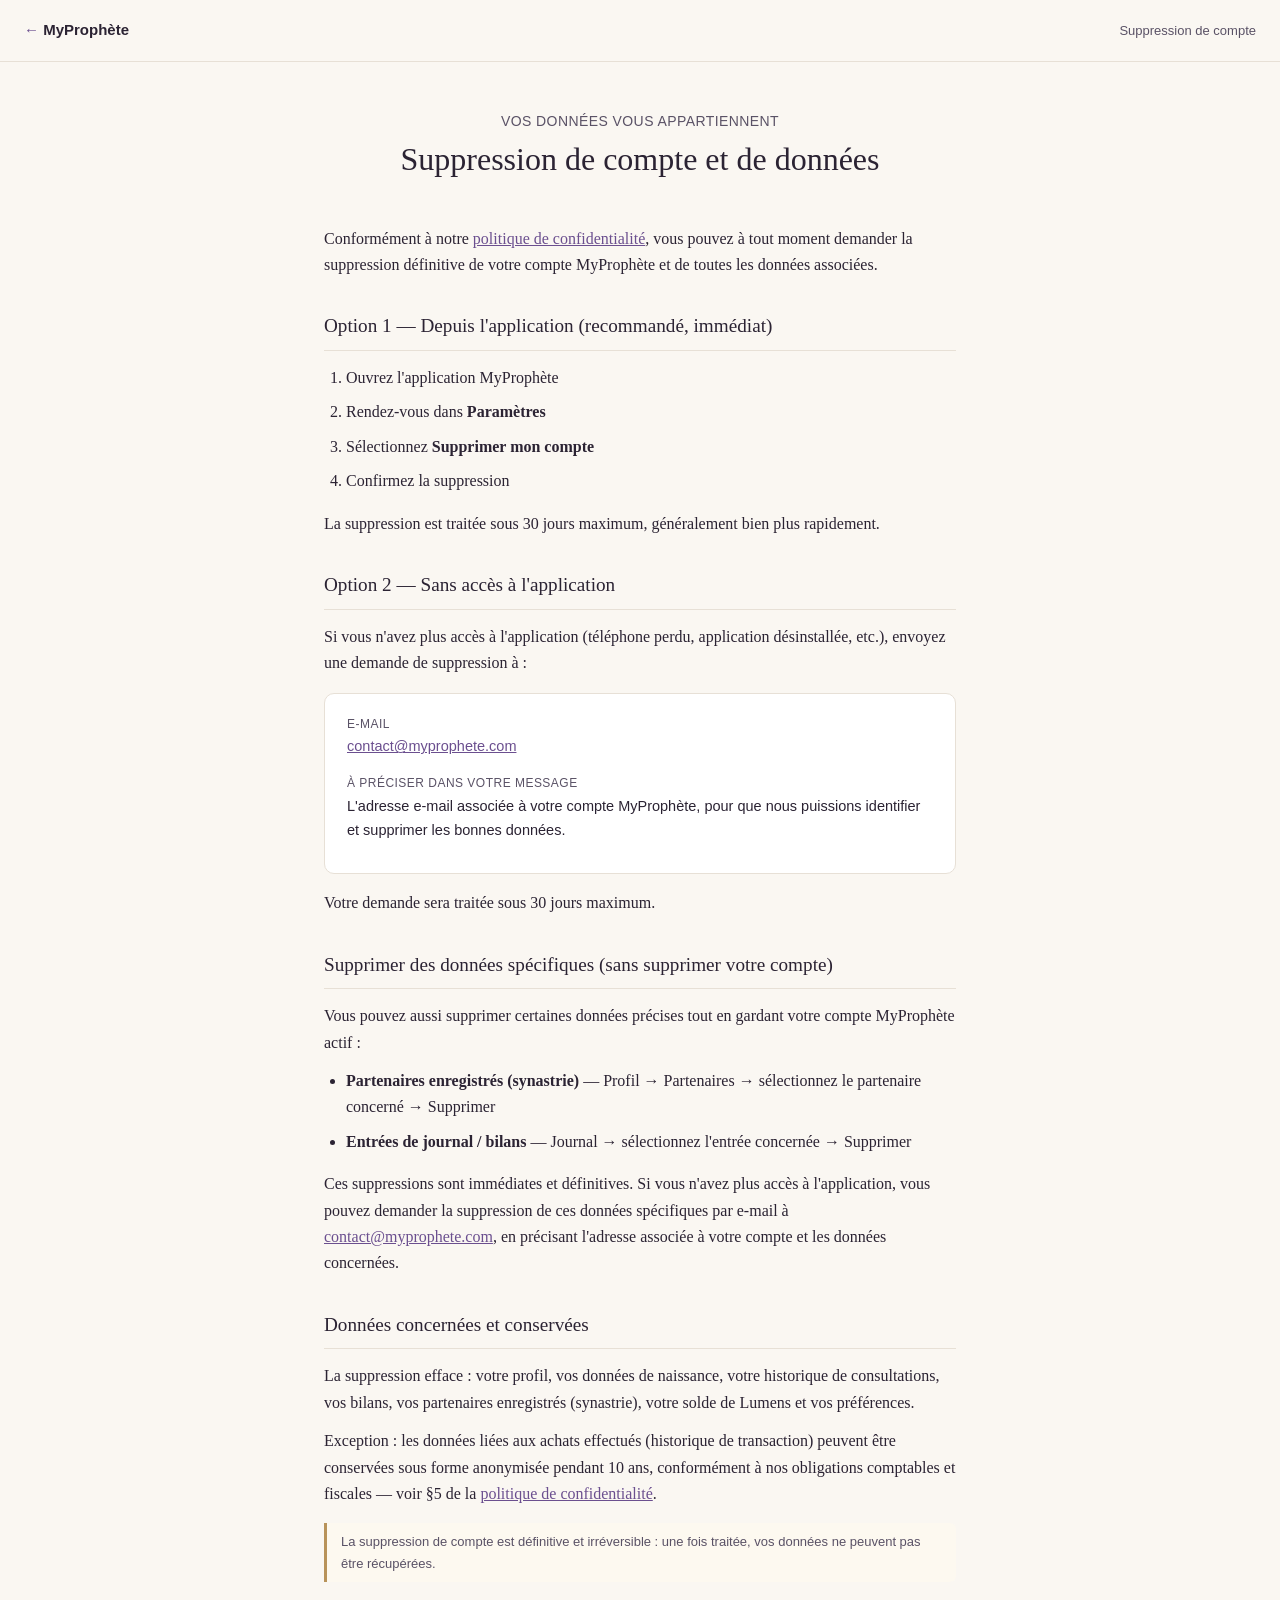
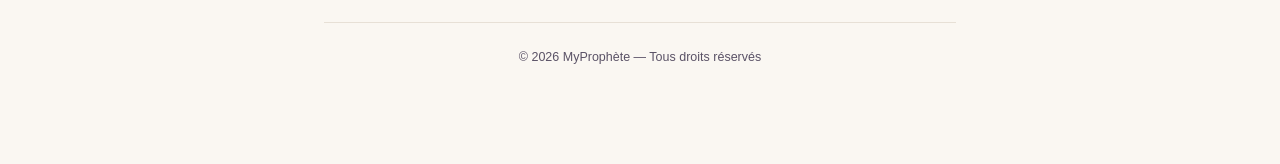
<file: suppression-compte.html>
<!DOCTYPE html>
<html lang="fr">
<head>
<meta charset="UTF-8">
<meta name="viewport" content="width=device-width, initial-scale=1.0">
<title>Suppression de compte — MyProphète</title>
<link rel="icon" type="image/png" href="images/icon.png">
<style>
  :root{
    --ink:#2b2333;
    --ink-soft:#5a5266;
    --paper:#faf7f2;
    --line:#e7e0d6;
    --accent:#6b4f8f;
    --accent-soft:#efe9f6;
    --gold:#b8935a;
  }
  *{box-sizing:border-box;}
  body{
    margin:0;
    background:var(--paper);
    color:var(--ink);
    font-family:"Georgia","Iowan Old Style",serif;
    line-height:1.65;
  }
  a{color:var(--accent);}
  .topbar{
    display:flex;
    align-items:center;
    justify-content:space-between;
    padding:18px 24px;
    border-bottom:1px solid var(--line);
    font-family:-apple-system,BlinkMacSystemFont,"Segoe UI",Roboto,sans-serif;
  }
  .topbar a.home{
    font-weight:600;
    text-decoration:none;
    color:var(--ink);
    font-size:15px;
  }
  .topbar .home::before{content:"← "; color:var(--accent);}
  main{
    max-width:680px;
    margin:0 auto;
    padding:48px 24px 96px;
  }
  header.doc-head{text-align:center;margin-bottom:40px;}
  header.doc-head h1{font-size:2rem;margin:0 0 6px;font-weight:500;}
  header.doc-head p.tagline{
    font-family:-apple-system,BlinkMacSystemFont,"Segoe UI",Roboto,sans-serif;
    color:var(--ink-soft);font-size:14px;letter-spacing:.03em;
    text-transform:uppercase;margin:0;
  }
  h2{font-size:1.2rem;font-weight:500;border-bottom:1px solid var(--line);padding-bottom:8px;margin:32px 0 14px;}
  p{margin:0 0 12px;}
  ol,ul{margin:0 0 16px;padding-left:22px;}
  li{margin-bottom:8px;}
  .box{
    background:#fff;border:1px solid var(--line);border-radius:10px;
    padding:18px 22px;margin:16px 0;
    font-family:-apple-system,BlinkMacSystemFont,"Segoe UI",Roboto,sans-serif;
    font-size:14.5px;
  }
  .box .label{color:var(--ink-soft);font-size:12px;text-transform:uppercase;letter-spacing:.04em;}
  .note{
    font-family:-apple-system,BlinkMacSystemFont,"Segoe UI",Roboto,sans-serif;
    font-size:13px;color:var(--ink-soft);
    border-left:3px solid var(--gold);padding:8px 14px;
    background:#fdf9f0;border-radius:0 6px 6px 0;margin:16px 0;
  }
  footer{
    text-align:center;font-family:-apple-system,BlinkMacSystemFont,"Segoe UI",Roboto,sans-serif;
    font-size:12.5px;color:var(--ink-soft);padding-top:24px;border-top:1px solid var(--line);margin-top:40px;
  }
</style>
</head>
<body>

<div class="topbar">
  <a class="home" href="/">MyProphète</a>
  <span style="font-family:-apple-system,BlinkMacSystemFont,'Segoe UI',Roboto,sans-serif;font-size:13px;color:var(--ink-soft);">Suppression de compte</span>
</div>

<main>
  <header class="doc-head">
    <p class="tagline">Vos données vous appartiennent</p>
    <h1>Suppression de compte et de données</h1>
  </header>

  <p>Conformément à notre <a href="politique-confidentialite.html">politique de confidentialité</a>, vous pouvez à tout moment demander la suppression définitive de votre compte MyProphète et de toutes les données associées.</p>

  <h2>Option 1 — Depuis l'application (recommandé, immédiat)</h2>
  <ol>
    <li>Ouvrez l'application MyProphète</li>
    <li>Rendez-vous dans <strong>Paramètres</strong></li>
    <li>Sélectionnez <strong>Supprimer mon compte</strong></li>
    <li>Confirmez la suppression</li>
  </ol>
  <p>La suppression est traitée sous 30 jours maximum, généralement bien plus rapidement.</p>

  <h2>Option 2 — Sans accès à l'application</h2>
  <p>Si vous n'avez plus accès à l'application (téléphone perdu, application désinstallée, etc.), envoyez une demande de suppression à :</p>
  <div class="box">
    <p><span class="label">E-mail</span><br><a href="mailto:contact@myprophete.com?subject=Demande%20de%20suppression%20de%20compte">contact@myprophete.com</a></p>
    <p><span class="label">À préciser dans votre message</span><br>L'adresse e-mail associée à votre compte MyProphète, pour que nous puissions identifier et supprimer les bonnes données.</p>
  </div>
  <p>Votre demande sera traitée sous 30 jours maximum.</p>

  <h2>Supprimer des données spécifiques (sans supprimer votre compte)</h2>
  <p>Vous pouvez aussi supprimer certaines données précises tout en gardant votre compte MyProphète actif :</p>
  <ul>
    <li><strong>Partenaires enregistrés (synastrie)</strong> — Profil → Partenaires → sélectionnez le partenaire concerné → Supprimer</li>
    <li><strong>Entrées de journal / bilans</strong> — Journal → sélectionnez l'entrée concernée → Supprimer</li>
  </ul>
  <p>Ces suppressions sont immédiates et définitives. Si vous n'avez plus accès à l'application, vous pouvez demander la suppression de ces données spécifiques par e-mail à <a href="mailto:contact@myprophete.com?subject=Demande%20de%20suppression%20de%20donn%C3%A9es">contact@myprophete.com</a>, en précisant l'adresse associée à votre compte et les données concernées.</p>

  <h2>Données concernées et conservées</h2>
  <p>La suppression efface : votre profil, vos données de naissance, votre historique de consultations, vos bilans, vos partenaires enregistrés (synastrie), votre solde de Lumens et vos préférences.</p>
  <p>Exception : les données liées aux achats effectués (historique de transaction) peuvent être conservées sous forme anonymisée pendant 10 ans, conformément à nos obligations comptables et fiscales — voir §5 de la <a href="politique-confidentialite.html">politique de confidentialité</a>.</p>

  <div class="note">La suppression de compte est définitive et irréversible : une fois traitée, vos données ne peuvent pas être récupérées.</div>

  <footer>
    © 2026 MyProphète — Tous droits réservés
  </footer>
</main>

</body>
</html>
</file>
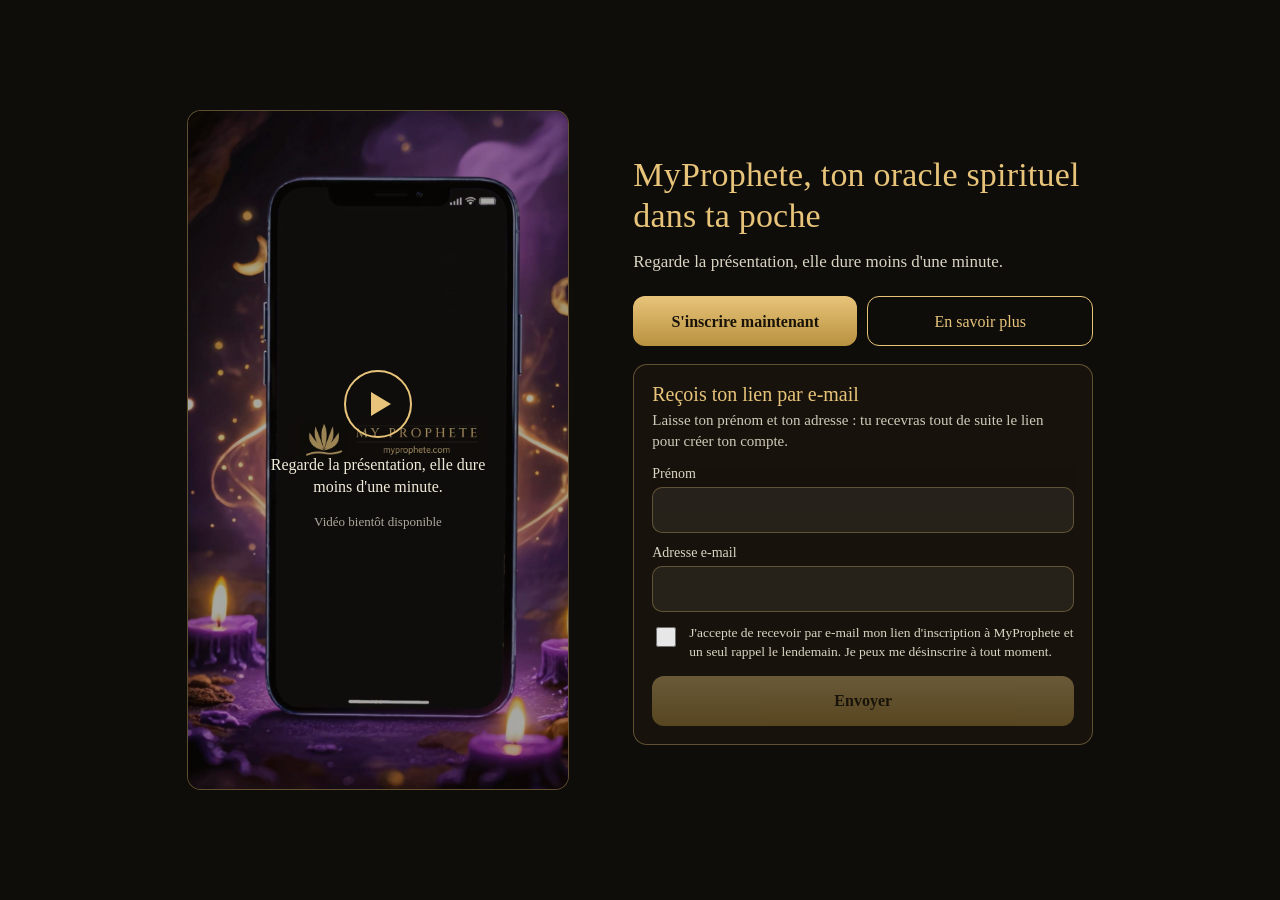
<file: go/nouveau.html>
<!DOCTYPE html>
<html lang="fr">
<head>
<meta charset="utf-8">
<meta name="viewport" content="width=device-width, initial-scale=1, viewport-fit=cover">
<meta name="robots" content="noindex, nofollow">
<meta name="theme-color" content="#0F0D0A">
<title>MyProphete</title>
<style>
  :root{
    --fond:#0F0D0A; --texte:#F0EAD8; --or:#E8C47A; --or-fonce:#B8923F;
    --voile:rgba(240,234,216,.08); --bord:rgba(232,196,122,.35);
    --haut-titre:64px; --haut-barre:84px;
  }
  *{box-sizing:border-box}
  html,body{margin:0;background:var(--fond);color:var(--texte);font-family:Georgia,"Times New Roman",serif;-webkit-text-size-adjust:100%}
  body{min-height:100vh;min-height:100dvh}
  button,input{font:inherit}
  .page{display:flex;flex-direction:column;min-height:100vh;min-height:100dvh}

  /* ---------- Titre ---------- */
  header{padding:14px 16px 6px;text-align:center}
  h1{margin:0;font-weight:normal;color:var(--or);font-size:19px;line-height:1.25;letter-spacing:.2px}
  .accroche{display:none;margin:12px 0 0;font-size:17px;line-height:1.5;color:var(--texte);opacity:.9}

  /* ---------- Vidéo (9:16) ---------- */
  .zone-video{flex:1;display:flex;justify-content:center;align-items:center;padding:6px 0 calc(var(--haut-barre) + 8px)}
  .cadre{position:relative;aspect-ratio:9/16;height:var(--haut-video,60vh);max-width:100%;
    border-radius:14px;overflow:hidden;background:radial-gradient(circle at 50% 35%,#2a2114 0%,#15110a 70%);
    border:1px solid var(--bord)}
  video{position:absolute;inset:0;width:100%;height:100%;object-fit:cover;background:transparent}
  .lecture{position:absolute;inset:0;display:flex;flex-direction:column;align-items:center;justify-content:center;
    gap:16px;padding:20px;text-align:center;background:rgba(15,13,10,.35);border:0;color:var(--texte);cursor:pointer;width:100%}
  .lecture .rond{width:68px;height:68px;border-radius:50%;border:2px solid var(--or);display:flex;align-items:center;justify-content:center}
  .lecture .rond::after{content:"";margin-left:5px;border-left:20px solid var(--or);border-top:12px solid transparent;border-bottom:12px solid transparent}
  .lecture .legende{font-size:16px;line-height:1.4;max-width:240px}
  .lecture .indispo{font-size:13px;opacity:.7}
  .cadre.joue .lecture{display:none}
  .plein-ecran{position:absolute;top:8px;right:8px;width:38px;height:38px;border-radius:10px;border:1px solid var(--bord);
    background:rgba(15,13,10,.6);color:var(--or);cursor:pointer;font-size:18px;line-height:1;display:none}
  .cadre.joue .plein-ecran{display:block}

  /* ---------- Boutons ---------- */
  .actions{display:flex;gap:10px}
  .bouton{flex:1;display:flex;align-items:center;justify-content:center;text-align:center;min-height:50px;padding:10px 12px;
    border-radius:12px;text-decoration:none;cursor:pointer;font-size:16px;line-height:1.2}
  .bouton.principal{background:linear-gradient(180deg,var(--or),var(--or-fonce));color:#1a1408;border:0;font-weight:bold}
  .bouton.secondaire{background:transparent;color:var(--or);border:1px solid var(--or)}
  .barre{position:fixed;left:0;right:0;bottom:0;z-index:20;padding:12px 16px calc(12px + env(safe-area-inset-bottom));
    background:linear-gradient(180deg,rgba(15,13,10,.0),rgba(15,13,10,.96) 28%);backdrop-filter:blur(2px)}

  /* ---------- Formulaire ---------- */
  .feuille{position:fixed;inset:0;z-index:30;display:none;align-items:flex-end;background:rgba(0,0,0,.6)}
  .feuille.ouverte{display:flex}
  .carte{width:100%;max-height:92dvh;overflow:auto;background:#17130c;border-top:1px solid var(--bord);
    border-radius:18px 18px 0 0;padding:18px 18px calc(18px + env(safe-area-inset-bottom))}
  .carte h2{margin:0 0 4px;font-weight:normal;color:var(--or);font-size:20px}
  .carte p.sous{margin:0 0 14px;font-size:15px;opacity:.85;line-height:1.4}
  .fermer{float:right;background:none;border:0;color:var(--texte);font-size:26px;line-height:1;cursor:pointer;padding:0 4px}
  label.champ{display:block;margin:0 0 12px;font-size:14px;opacity:.9}
  label.champ input{display:block;width:100%;margin-top:5px;padding:13px 12px;font-size:16px;color:var(--texte);
    background:var(--voile);border:1px solid var(--bord);border-radius:10px}
  label.champ input:focus{outline:2px solid var(--or);outline-offset:1px}
  .piege{position:absolute;left:-9999px;width:1px;height:1px;overflow:hidden}
  .erreur-champ{display:none;margin:-6px 0 12px;font-size:14px;line-height:1.4;color:#ff9d8a}
  label.champ input.invalide{border-color:#ff9d8a}
  .suggestion{display:none;margin:-6px 0 12px;font-size:14px;line-height:1.5;padding:10px 12px;border:1px solid var(--or);border-radius:10px;background:rgba(232,196,122,.08)}
  .suggestion button{background:none;border:0;color:var(--or);text-decoration:underline;cursor:pointer;padding:0;font-size:15px;font-weight:bold}
  .consent{display:flex;gap:10px;align-items:flex-start;margin:4px 0 14px;font-size:13.5px;line-height:1.4;opacity:.9}
  .consent input{margin-top:3px;width:20px;height:20px;flex:none;accent-color:#E8C47A}
  .envoyer{width:100%;border:0;cursor:pointer}
  .envoyer[disabled]{opacity:.4;cursor:not-allowed}
  .message{display:none;margin:12px 0 0;font-size:15px;line-height:1.45}
  .message.erreur{color:#ff9d8a}
  .merci{display:none;text-align:center;padding:10px 0 4px}
  .merci h2{margin-bottom:8px}

  /* ---------- Ordinateur ---------- */
  @media (min-width:900px){
    .page{flex-direction:row;align-items:center;justify-content:center;gap:64px;padding:32px 48px}
    header{order:2;text-align:left;padding:0;max-width:460px}
    h1{font-size:34px;line-height:1.2}
    .accroche{display:block}
    .zone-video{order:1;flex:none;padding:0}
    .cadre{height:min(78vh,680px)}
    .colonne{order:2;max-width:460px}
    .colonne header{order:0}
    .barre{position:static;background:none;padding:22px 0 0;backdrop-filter:none}
    .feuille{position:static;display:block;background:none;margin-top:18px}
    .carte{max-height:none;border:1px solid var(--bord);border-radius:14px;padding:18px}
    .fermer{display:none}
    .zone-video{padding-bottom:0}
  }
  @media (max-width:899px){ .colonne{display:contents} }
</style>
</head>
<body>
<div class="page">

  <div class="colonne">
    <header id="entete">
      <h1 id="titre">MyProphete, ton oracle spirituel dans ta poche</h1>
      <p class="accroche" id="accroche">Regarde la présentation, elle dure moins d'une minute.</p>
    </header>

    <!-- Boutons : barre fixe en bas sur téléphone, sous le titre sur ordinateur -->
    <div class="barre" id="barre">
      <div class="actions">
        <a class="bouton principal" id="btn-inscrire" href="https://app.myprophete.com/">S'inscrire maintenant</a>
        <button class="bouton secondaire" id="btn-savoir" type="button">En savoir plus</button>
      </div>
    </div>

    <!-- Formulaire : feuille qui s'ouvre sur téléphone, bloc fixe sur ordinateur -->
    <div class="feuille" id="feuille" role="dialog" aria-modal="true" aria-labelledby="titre-form">
      <div class="carte">
        <button class="fermer" id="fermer" type="button" aria-label="Fermer">&times;</button>
        <div id="bloc-form">
          <h2 id="titre-form">Reçois ton lien par e-mail</h2>
          <p class="sous">Laisse ton prénom et ton adresse : tu recevras tout de suite le lien pour créer ton compte.</p>
          <form id="form" novalidate>
            <label class="champ">Prénom
              <input type="text" name="prenom" id="prenom" autocomplete="given-name" maxlength="60" required>
            </label>
            <label class="champ">Adresse e-mail
              <input type="email" name="email" id="email" autocomplete="email" inputmode="email" autocapitalize="off" spellcheck="false" maxlength="120" required>
            </label>
            <div class="erreur-champ" id="erreur-email" role="alert"></div>
            <div class="suggestion" id="suggestion">Voulais-tu écrire <button type="button" id="appliquer"></button> ?</div>
            <div class="piege" aria-hidden="true"><label>Ne pas remplir <input type="text" name="site" id="site" tabindex="-1" autocomplete="off"></label></div>
            <label class="consent">
              <input type="checkbox" id="consent">
              <span>J'accepte de recevoir par e-mail mon lien d'inscription à MyProphete et un seul rappel le lendemain. Je peux me désinscrire à tout moment.</span>
            </label>
            <button class="bouton principal envoyer" id="envoyer" type="submit" disabled>Envoyer</button>
            <div class="message" id="message" role="status"></div>
          </form>
        </div>
        <div class="merci" id="merci">
          <h2>Regarde ta boîte mail</h2>
          <p class="sous">Ton lien vient de partir. Si tu ne le vois pas dans quelques minutes, regarde aussi dans les courriers indésirables.</p>
        </div>
      </div>
    </div>
  </div>

  <div class="zone-video">
    <div class="cadre" id="cadre">
      <video id="video" playsinline preload="metadata" poster="video/go-apercu.jpg">
        <source src="video/go-presentation.mp4" type="video/mp4">
      </video>
      <button class="lecture" id="lecture" type="button" aria-label="Lancer la vidéo de présentation">
        <span class="rond"></span>
        <span class="legende" id="legende">Regarde la présentation, elle dure moins d'une minute.</span>
        <span class="indispo" id="indispo" hidden>Vidéo bientôt disponible</span>
      </button>
      <button class="plein-ecran" id="plein" type="button" aria-label="Plein écran">&#x26F6;</button>
    </div>
  </div>

</div>

<script>
(function(){
  'use strict';

  /* ============ RÉGLAGES ============ */
  // Adresse de la fonction Cloud qui enregistre le contact et déclenche l'e-mail (à renseigner au déploiement).
  var ADRESSE_ENVOI = 'https://europe-west1-myprophete-a4d74.cloudfunctions.net/enregistrerContactGo';
  var ADRESSE_APP   = 'https://app.myprophete.com/';
  var ETIQUETTE_PAR_DEFAUT = 'general';

  // Titres validés, un par étiquette de lien (/go?angle=...). Étiquette absente ou inconnue : titre général.
  var TITRES = {
    general:   'MyProphete, ton oracle spirituel dans ta poche',
    mission:   'Découvre la mission de ton âme',
    portrait:  'Découvre ton portrait astral',
    synastrie: 'Découvre ta compatibilité en amour et en amitié',
    question:  'Pose ta question, l\'oracle te répond',
    horoscope: 'Ta lecture du jour, personnalisée'
  };

  function $(id){ return document.getElementById(id); }

  /* ============ ÉTIQUETTE DE LA PUBLICITÉ ============ */
  var params = new URLSearchParams(location.search);
  var angle = (params.get('angle') || '').toLowerCase().replace(/[^a-z0-9_-]/g,'').slice(0,30);
  var cle = TITRES[angle] ? angle : ETIQUETTE_PAR_DEFAUT;
  $('titre').textContent = TITRES[cle];
  document.title = 'MyProphete';

  // Lien « S'inscrire maintenant » : on transmet l'origine pour mesurer quelle publicité amène des inscrits.
  var lien = new URL(ADRESSE_APP);
  lien.searchParams.set('source', 'go');
  lien.searchParams.set('angle', angle || ETIQUETTE_PAR_DEFAUT);
  ['utm_source','utm_medium','utm_campaign','utm_content','fbclid'].forEach(function(k){
    if (params.get(k)) lien.searchParams.set(k, params.get(k));
  });
  $('btn-inscrire').href = lien.toString();

  /* ============ TAILLE DE LA VIDÉO (9:16 ajusté à l'écran) ============ */
  var ordinateur = window.matchMedia('(min-width:900px)');
  function ajuster(){
    var r = document.documentElement.style;
    if (ordinateur.matches){ r.removeProperty('--haut-video'); return; }
    var h = window.innerHeight;
    var entete = $('entete').offsetHeight;
    var barre = $('barre').offsetHeight;
    var dispo = h - entete - barre - 20;
    var maxLarg = (window.innerWidth - 0) * 16 / 9;       // jamais plus large que l'écran
    r.setProperty('--haut-video', Math.max(220, Math.min(dispo, maxLarg)) + 'px');
    document.querySelector('.zone-video').style.paddingBottom = (barre + 6) + 'px';
  }
  window.addEventListener('resize', ajuster);
  window.addEventListener('orientationchange', function(){ setTimeout(ajuster, 200); });
  ajuster();
  setTimeout(ajuster, 300);

  /* ============ VIDÉO ============ */
  var video = $('video'), cadre = $('cadre');
  var sourceOk = true;
  video.addEventListener('error', function(){ sourceOk = false; $('indispo').hidden = false; }, true);
  var sources = video.querySelectorAll('source');
  if (sources.length) sources[sources.length-1].addEventListener('error', function(){ sourceOk = false; $('indispo').hidden = false; });

  $('lecture').addEventListener('click', function(){
    if (!sourceOk) return;
    cadre.classList.add('joue');
    video.controls = true;
    var p = video.play();
    if (p && p.catch) p.catch(function(){ cadre.classList.remove('joue'); });
  });
  video.addEventListener('ended', function(){ video.controls = false; });
  $('plein').addEventListener('click', function(){
    if (video.requestFullscreen) video.requestFullscreen();
    else if (video.webkitEnterFullscreen) video.webkitEnterFullscreen();
    else if (video.webkitRequestFullscreen) video.webkitRequestFullscreen();
  });

  /* ============ FORMULAIRE ============ */
  var feuille = $('feuille');
  function ouvrir(){
    if (ordinateur.matches){ $('prenom').focus(); return; }
    feuille.classList.add('ouverte');
    setTimeout(function(){ $('prenom').focus(); }, 150);
  }
  function fermer(){ feuille.classList.remove('ouverte'); }
  $('btn-savoir').addEventListener('click', ouvrir);
  $('fermer').addEventListener('click', fermer);
  feuille.addEventListener('click', function(e){ if (e.target === feuille) fermer(); });
  document.addEventListener('keydown', function(e){ if (e.key === 'Escape') fermer(); });

  var consent = $('consent'), envoyer = $('envoyer');
  consent.addEventListener('change', function(){ envoyer.disabled = !consent.checked; });

  // ----- Contrôle de l'adresse e-mail -----
  // Domaines courants : une adresse dont le domaine en est proche (1 ou 2 lettres d'écart) est signalée.
  var DOMAINES_COURANTS = ['gmail.com','hotmail.com','hotmail.fr','outlook.com','outlook.fr','yahoo.com','yahoo.fr',
    'orange.fr','wanadoo.fr','free.fr','sfr.fr','laposte.net','icloud.com','me.com','live.fr','live.com','msn.com',
    'protonmail.com','proton.me','bbox.fr','neuf.fr','aol.com','gmx.fr','gmx.com','gmx.net','mail.ru','yandex.ru','abv.bg'];
  // Fautes très fréquentes, corrigées directement.
  var CORRECTIONS = {'gmail.co':'gmail.com','gmail.fr':'gmail.com','gmail.con':'gmail.com','gmail.cm':'gmail.com','gmail.om':'gmail.com',
    'gmail.comm':'gmail.com','hotmail.con':'hotmail.com','hotmail.co':'hotmail.com','hotmail.cm':'hotmail.com',
    'outlook.con':'outlook.com','yahoo.con':'yahoo.com','yahoo.cm':'yahoo.com','orange.com':'orange.fr','orange.f':'orange.fr',
    'wanadoo.com':'wanadoo.fr','free.com':'free.fr','sfr.com':'sfr.fr','icloud.con':'icloud.com','protonmail.con':'protonmail.com'};

  function distance(a, b){
    var m = a.length, n = b.length, d = [], i, j;
    for (i = 0; i <= m; i++){ d[i] = [i]; }
    for (j = 1; j <= n; j++){ d[0][j] = j; }
    for (i = 1; i <= m; i++){
      for (j = 1; j <= n; j++){
        d[i][j] = Math.min(d[i-1][j] + 1, d[i][j-1] + 1, d[i-1][j-1] + (a[i-1] === b[j-1] ? 0 : 1));
      }
    }
    return d[m][n];
  }

  // Renvoie un texte d'erreur si l'adresse est mal formée, sinon une chaîne vide.
  function erreurAdresse(v){
    if (!v) return 'Indique ton adresse e-mail.';
    if (/\s/.test(v)) return 'Cette adresse contient un espace.';
    if (v.indexOf('@') === -1) return 'Il manque le @ dans ton adresse.';
    if ((v.match(/@/g) || []).length > 1) return 'Ton adresse contient plusieurs @.';
    var parties = v.split('@'), local = parties[0], domaine = parties[1];
    if (!local) return 'Il manque le début de ton adresse, avant le @.';
    if (!domaine) return 'Il manque la fin de ton adresse, après le @ (par exemple gmail.com).';
    if (domaine.indexOf('.') === -1) return 'Il manque la fin de ton adresse, par exemple « .com » ou « .fr ».';
    if (/\.\./.test(v) || /^\./.test(local) || /\.$/.test(local) || /^\./.test(domaine) || /\.$/.test(domaine)) return 'Il y a un point mal placé dans ton adresse.';
    if (!REGLE_MAIL.test(v)) return 'Cette adresse e-mail ne semble pas valide.';
    return '';
  }

  // Renvoie l'adresse corrigée proposée, ou une chaîne vide.
  function propositionAdresse(v){
    var m = v.match(/^([^@\s]+)@([^@\s]+)$/);
    if (!m) return '';
    var domaine = m[2].toLowerCase();
    if (CORRECTIONS[domaine]) return m[1] + '@' + CORRECTIONS[domaine];
    if (DOMAINES_COURANTS.indexOf(domaine) !== -1) return '';
    var meilleur = '', ecart = 3;
    DOMAINES_COURANTS.forEach(function(c){
      var e = distance(domaine, c);
      if (e < ecart){ ecart = e; meilleur = c; }
    });
    // Un domaine très court est trop ambigu pour être comparé.
    return (meilleur && ecart <= 2 && domaine.length >= 6) ? m[1] + '@' + meilleur : '';
  }

  var proposition = '';
  var propositionVue = false;      // la personne a déjà vu cette proposition et choisit de garder son adresse
  function effacerSignaux(){
    $('erreur-email').style.display = 'none';
    $('email').classList.remove('invalide');
    $('suggestion').style.display = 'none';
    $('message').style.display = 'none';
  }
  function signalerAdresse(){
    var v = $('email').value.trim();
    effacerSignaux();
    proposition = '';
    if (!v) return true;
    var err = erreurAdresse(v);
    if (err){
      $('erreur-email').textContent = err;
      $('erreur-email').style.display = 'block';
      $('email').classList.add('invalide');
      return false;
    }
    proposition = propositionAdresse(v);
    if (proposition){
      $('appliquer').textContent = proposition;
      $('suggestion').style.display = 'block';
    }
    return true;
  }
  var minuteur = null;
  $('email').addEventListener('input', function(){
    effacerSignaux(); propositionVue = false;
    clearTimeout(minuteur);
    minuteur = setTimeout(signalerAdresse, 900);   // vérification dès que la saisie s'arrête
  });
  $('email').addEventListener('blur', function(){ clearTimeout(minuteur); signalerAdresse(); });
  $('appliquer').addEventListener('click', function(){
    if (proposition){ $('email').value = proposition; proposition = ''; effacerSignaux(); propositionVue = true; }
  });

  function montrer(texte, erreur){
    var m = $('message'); m.textContent = texte; m.className = 'message' + (erreur ? ' erreur' : ''); m.style.display = 'block';
  }
  var REGLE_MAIL = /^[^\s@]+@[^\s@]+\.[^\s@]{2,}$/;

  $('form').addEventListener('submit', function(e){
    e.preventDefault();
    var prenom = $('prenom').value.trim();
    var email = $('email').value.trim();
    if ($('site').value) return;                      // champ piège rempli : robot
    if (!prenom){ montrer('Indique ton prénom.', true); $('prenom').focus(); return; }
    var ok = signalerAdresse();
    if (!ok){ $('email').focus(); $('erreur-email').scrollIntoView({block:'center', behavior:'smooth'}); return; }
    if (proposition && !propositionVue){
      // Première tentative avec une adresse suspecte : on la signale, un second appui sur « Envoyer » la confirme.
      propositionVue = true;
      $('suggestion').scrollIntoView({block:'center', behavior:'smooth'});
      montrer('Vérifie ton adresse ci-dessus. Si elle est correcte, appuie à nouveau sur « Envoyer ».', true);
      return;
    }
    if (!consent.checked){ montrer('Coche la case pour recevoir ton lien.', true); return; }
    if (!ADRESSE_ENVOI){ montrer('Le formulaire sera actif dès la mise en ligne de l\'envoi des e-mails.', true); return; }

    envoyer.disabled = true; montrer('Envoi en cours…', false);
    fetch(ADRESSE_ENVOI, {
      method:'POST',
      headers:{'Content-Type':'application/json'},
      body: JSON.stringify({
        prenom: prenom, email: email, consentement: true,
        angle: angle || ETIQUETTE_PAR_DEFAUT, page: 'go',
        langue: 'fr',
        utm: { source: params.get('utm_source')||'', campagne: params.get('utm_campaign')||'', contenu: params.get('utm_content')||'' }
      })
    }).then(function(r){
      if (!r.ok) throw new Error('http ' + r.status);
      $('bloc-form').style.display = 'none';
      $('merci').style.display = 'block';
    }).catch(function(){
      envoyer.disabled = !consent.checked;
      montrer('Un problème est survenu. Réessaie dans un instant.', true);
    });
  });
})();
</script>
</body>
</html>
</file>
